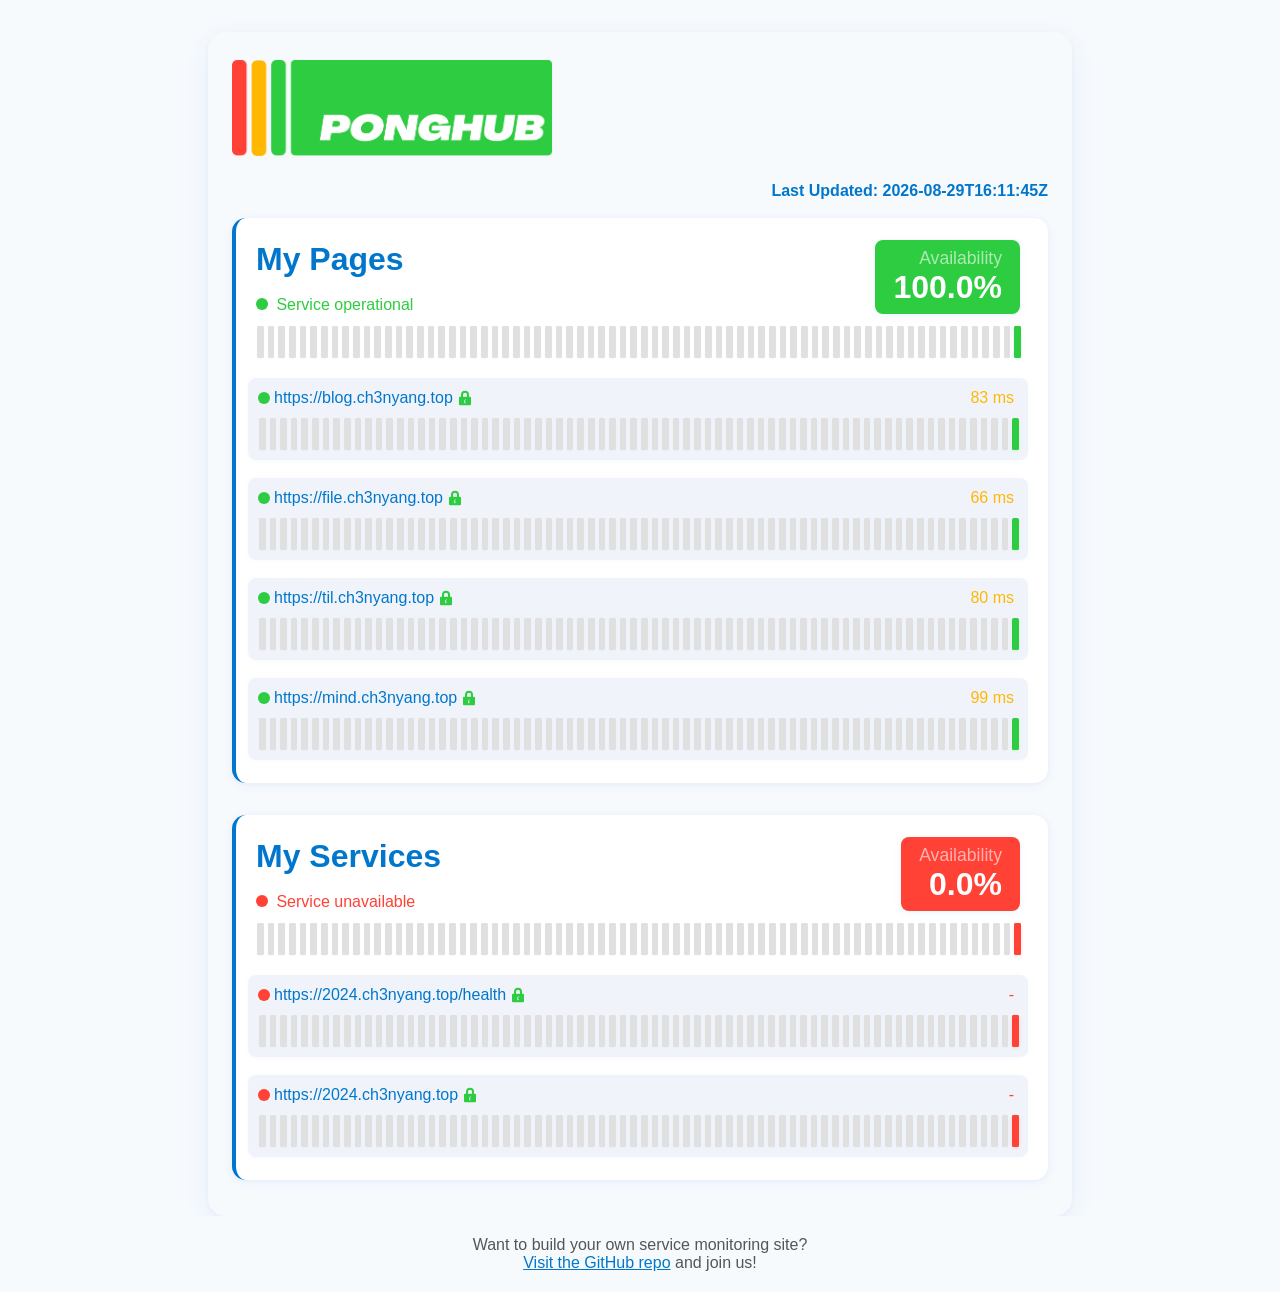
<file: index.html>
<!DOCTYPE html>

<html lang="en">
<head>
    <meta charset="UTF-8">
    <meta name="viewport" content="width=device-width, initial-scale=1.0">
    <title>Service Status Report</title>
    <link rel="stylesheet" href="/static/style.css">
    <link rel="icon" href="/static/icon.png">
    <style>
        :root {
            --primary-color: #0077cc;
            --secondary-color: #f0f4fa;
            --background-color: #f7fafd;
            --red-color: #ff4136;
            --yellow-color: #ffb700;
            --green-color: #2ecc40;
            --gray-color: #e0e0e0;
            --white-color: #ffffff;
        }
        .container {
            width: calc(12px * 72);
        }
        .service-header .status-bar,
        .port-block .status-bar {
            grid-template-columns: repeat(72, 1fr) !important;
        }
        @media (max-width: calc(12px * 72)) {
            .container {
                width: 100%;
                min-width: 0;
                max-width: 100vw;
                padding-left: 2px;
                padding-right: 2px;
                margin: 0;
                border-radius: 0;
                box-shadow: none;
            }
            .logo-img {
                height: auto;
                max-height: 96px;
                max-width: 100%;
            }
            .update-time {
                font-size: 0.92em;
                margin-bottom: 10px;
            }
            .service-block {
                padding: 10px 6px 10px 6px;
                margin-bottom: 18px;
                border-radius: 8px;
            }
            .service-header h2 {
                font-size: 1.5em;
            }
            .service-header .availability-badge {
                font-size: 1.5em;
                padding: 6px 12px;
            }
            .service-header .status-bar,
            .port-block .status-bar {
                padding: 0;
                column-gap: 0;
            }
            .status-bar .status-rect {
                height: 18px;
                margin: 0;
                width: 100%;
                box-shadow: none;
                border-radius: 0;
            }
            .port-block {
                margin-bottom: 12px;
                padding: 6px 4px 4px 4px;
                border-radius: 6px;
                background: var(--secondary-color);
                box-shadow: 0 1px 4px rgba(44, 124, 255, 0.04);
            }
            .port-block .port-url {
                min-width: 80px;
                font-size: 0.92em;
                margin-bottom: 2px;
                color: var(--primary-color);
                font-weight: 500;
            }
        }
    </style>
</head>
<body>
    <div class="container">
        <img src="/static/logo.png" alt="Service Status Report" class="logo-img">
        <div class="update-time">Last Updated: 2026-08-29T16:11:45Z</div>
        
        <div class="service-block">
            <div class="service-header">
                <h2>My Pages</h2>
                
                <div class="status-info status-info-all">
                    <span class="status-ball"></span>
                    
                        Service operational
                    
                </div>
                
                
                <div class="availability-badge 
                    availability-green">
                    <span class="availability-label">Availability</span>
                    <span class="availability-value">100.0%</span>
                </div>
                <div class="status-bar status-bar-header">
                    
                    
                    
                    
                    <div class="status-rect status-unknown" title="No Result" data-time="No Data">
                        <div class="status-rect-content" style="height: 100%;"></div>
                    </div>
                    
                    <div class="status-rect status-unknown" title="No Result" data-time="No Data">
                        <div class="status-rect-content" style="height: 100%;"></div>
                    </div>
                    
                    <div class="status-rect status-unknown" title="No Result" data-time="No Data">
                        <div class="status-rect-content" style="height: 100%;"></div>
                    </div>
                    
                    <div class="status-rect status-unknown" title="No Result" data-time="No Data">
                        <div class="status-rect-content" style="height: 100%;"></div>
                    </div>
                    
                    <div class="status-rect status-unknown" title="No Result" data-time="No Data">
                        <div class="status-rect-content" style="height: 100%;"></div>
                    </div>
                    
                    <div class="status-rect status-unknown" title="No Result" data-time="No Data">
                        <div class="status-rect-content" style="height: 100%;"></div>
                    </div>
                    
                    <div class="status-rect status-unknown" title="No Result" data-time="No Data">
                        <div class="status-rect-content" style="height: 100%;"></div>
                    </div>
                    
                    <div class="status-rect status-unknown" title="No Result" data-time="No Data">
                        <div class="status-rect-content" style="height: 100%;"></div>
                    </div>
                    
                    <div class="status-rect status-unknown" title="No Result" data-time="No Data">
                        <div class="status-rect-content" style="height: 100%;"></div>
                    </div>
                    
                    <div class="status-rect status-unknown" title="No Result" data-time="No Data">
                        <div class="status-rect-content" style="height: 100%;"></div>
                    </div>
                    
                    <div class="status-rect status-unknown" title="No Result" data-time="No Data">
                        <div class="status-rect-content" style="height: 100%;"></div>
                    </div>
                    
                    <div class="status-rect status-unknown" title="No Result" data-time="No Data">
                        <div class="status-rect-content" style="height: 100%;"></div>
                    </div>
                    
                    <div class="status-rect status-unknown" title="No Result" data-time="No Data">
                        <div class="status-rect-content" style="height: 100%;"></div>
                    </div>
                    
                    <div class="status-rect status-unknown" title="No Result" data-time="No Data">
                        <div class="status-rect-content" style="height: 100%;"></div>
                    </div>
                    
                    <div class="status-rect status-unknown" title="No Result" data-time="No Data">
                        <div class="status-rect-content" style="height: 100%;"></div>
                    </div>
                    
                    <div class="status-rect status-unknown" title="No Result" data-time="No Data">
                        <div class="status-rect-content" style="height: 100%;"></div>
                    </div>
                    
                    <div class="status-rect status-unknown" title="No Result" data-time="No Data">
                        <div class="status-rect-content" style="height: 100%;"></div>
                    </div>
                    
                    <div class="status-rect status-unknown" title="No Result" data-time="No Data">
                        <div class="status-rect-content" style="height: 100%;"></div>
                    </div>
                    
                    <div class="status-rect status-unknown" title="No Result" data-time="No Data">
                        <div class="status-rect-content" style="height: 100%;"></div>
                    </div>
                    
                    <div class="status-rect status-unknown" title="No Result" data-time="No Data">
                        <div class="status-rect-content" style="height: 100%;"></div>
                    </div>
                    
                    <div class="status-rect status-unknown" title="No Result" data-time="No Data">
                        <div class="status-rect-content" style="height: 100%;"></div>
                    </div>
                    
                    <div class="status-rect status-unknown" title="No Result" data-time="No Data">
                        <div class="status-rect-content" style="height: 100%;"></div>
                    </div>
                    
                    <div class="status-rect status-unknown" title="No Result" data-time="No Data">
                        <div class="status-rect-content" style="height: 100%;"></div>
                    </div>
                    
                    <div class="status-rect status-unknown" title="No Result" data-time="No Data">
                        <div class="status-rect-content" style="height: 100%;"></div>
                    </div>
                    
                    <div class="status-rect status-unknown" title="No Result" data-time="No Data">
                        <div class="status-rect-content" style="height: 100%;"></div>
                    </div>
                    
                    <div class="status-rect status-unknown" title="No Result" data-time="No Data">
                        <div class="status-rect-content" style="height: 100%;"></div>
                    </div>
                    
                    <div class="status-rect status-unknown" title="No Result" data-time="No Data">
                        <div class="status-rect-content" style="height: 100%;"></div>
                    </div>
                    
                    <div class="status-rect status-unknown" title="No Result" data-time="No Data">
                        <div class="status-rect-content" style="height: 100%;"></div>
                    </div>
                    
                    <div class="status-rect status-unknown" title="No Result" data-time="No Data">
                        <div class="status-rect-content" style="height: 100%;"></div>
                    </div>
                    
                    <div class="status-rect status-unknown" title="No Result" data-time="No Data">
                        <div class="status-rect-content" style="height: 100%;"></div>
                    </div>
                    
                    <div class="status-rect status-unknown" title="No Result" data-time="No Data">
                        <div class="status-rect-content" style="height: 100%;"></div>
                    </div>
                    
                    <div class="status-rect status-unknown" title="No Result" data-time="No Data">
                        <div class="status-rect-content" style="height: 100%;"></div>
                    </div>
                    
                    <div class="status-rect status-unknown" title="No Result" data-time="No Data">
                        <div class="status-rect-content" style="height: 100%;"></div>
                    </div>
                    
                    <div class="status-rect status-unknown" title="No Result" data-time="No Data">
                        <div class="status-rect-content" style="height: 100%;"></div>
                    </div>
                    
                    <div class="status-rect status-unknown" title="No Result" data-time="No Data">
                        <div class="status-rect-content" style="height: 100%;"></div>
                    </div>
                    
                    <div class="status-rect status-unknown" title="No Result" data-time="No Data">
                        <div class="status-rect-content" style="height: 100%;"></div>
                    </div>
                    
                    <div class="status-rect status-unknown" title="No Result" data-time="No Data">
                        <div class="status-rect-content" style="height: 100%;"></div>
                    </div>
                    
                    <div class="status-rect status-unknown" title="No Result" data-time="No Data">
                        <div class="status-rect-content" style="height: 100%;"></div>
                    </div>
                    
                    <div class="status-rect status-unknown" title="No Result" data-time="No Data">
                        <div class="status-rect-content" style="height: 100%;"></div>
                    </div>
                    
                    <div class="status-rect status-unknown" title="No Result" data-time="No Data">
                        <div class="status-rect-content" style="height: 100%;"></div>
                    </div>
                    
                    <div class="status-rect status-unknown" title="No Result" data-time="No Data">
                        <div class="status-rect-content" style="height: 100%;"></div>
                    </div>
                    
                    <div class="status-rect status-unknown" title="No Result" data-time="No Data">
                        <div class="status-rect-content" style="height: 100%;"></div>
                    </div>
                    
                    <div class="status-rect status-unknown" title="No Result" data-time="No Data">
                        <div class="status-rect-content" style="height: 100%;"></div>
                    </div>
                    
                    <div class="status-rect status-unknown" title="No Result" data-time="No Data">
                        <div class="status-rect-content" style="height: 100%;"></div>
                    </div>
                    
                    <div class="status-rect status-unknown" title="No Result" data-time="No Data">
                        <div class="status-rect-content" style="height: 100%;"></div>
                    </div>
                    
                    <div class="status-rect status-unknown" title="No Result" data-time="No Data">
                        <div class="status-rect-content" style="height: 100%;"></div>
                    </div>
                    
                    <div class="status-rect status-unknown" title="No Result" data-time="No Data">
                        <div class="status-rect-content" style="height: 100%;"></div>
                    </div>
                    
                    <div class="status-rect status-unknown" title="No Result" data-time="No Data">
                        <div class="status-rect-content" style="height: 100%;"></div>
                    </div>
                    
                    <div class="status-rect status-unknown" title="No Result" data-time="No Data">
                        <div class="status-rect-content" style="height: 100%;"></div>
                    </div>
                    
                    <div class="status-rect status-unknown" title="No Result" data-time="No Data">
                        <div class="status-rect-content" style="height: 100%;"></div>
                    </div>
                    
                    <div class="status-rect status-unknown" title="No Result" data-time="No Data">
                        <div class="status-rect-content" style="height: 100%;"></div>
                    </div>
                    
                    <div class="status-rect status-unknown" title="No Result" data-time="No Data">
                        <div class="status-rect-content" style="height: 100%;"></div>
                    </div>
                    
                    <div class="status-rect status-unknown" title="No Result" data-time="No Data">
                        <div class="status-rect-content" style="height: 100%;"></div>
                    </div>
                    
                    <div class="status-rect status-unknown" title="No Result" data-time="No Data">
                        <div class="status-rect-content" style="height: 100%;"></div>
                    </div>
                    
                    <div class="status-rect status-unknown" title="No Result" data-time="No Data">
                        <div class="status-rect-content" style="height: 100%;"></div>
                    </div>
                    
                    <div class="status-rect status-unknown" title="No Result" data-time="No Data">
                        <div class="status-rect-content" style="height: 100%;"></div>
                    </div>
                    
                    <div class="status-rect status-unknown" title="No Result" data-time="No Data">
                        <div class="status-rect-content" style="height: 100%;"></div>
                    </div>
                    
                    <div class="status-rect status-unknown" title="No Result" data-time="No Data">
                        <div class="status-rect-content" style="height: 100%;"></div>
                    </div>
                    
                    <div class="status-rect status-unknown" title="No Result" data-time="No Data">
                        <div class="status-rect-content" style="height: 100%;"></div>
                    </div>
                    
                    <div class="status-rect status-unknown" title="No Result" data-time="No Data">
                        <div class="status-rect-content" style="height: 100%;"></div>
                    </div>
                    
                    <div class="status-rect status-unknown" title="No Result" data-time="No Data">
                        <div class="status-rect-content" style="height: 100%;"></div>
                    </div>
                    
                    <div class="status-rect status-unknown" title="No Result" data-time="No Data">
                        <div class="status-rect-content" style="height: 100%;"></div>
                    </div>
                    
                    <div class="status-rect status-unknown" title="No Result" data-time="No Data">
                        <div class="status-rect-content" style="height: 100%;"></div>
                    </div>
                    
                    <div class="status-rect status-unknown" title="No Result" data-time="No Data">
                        <div class="status-rect-content" style="height: 100%;"></div>
                    </div>
                    
                    <div class="status-rect status-unknown" title="No Result" data-time="No Data">
                        <div class="status-rect-content" style="height: 100%;"></div>
                    </div>
                    
                    <div class="status-rect status-unknown" title="No Result" data-time="No Data">
                        <div class="status-rect-content" style="height: 100%;"></div>
                    </div>
                    
                    <div class="status-rect status-unknown" title="No Result" data-time="No Data">
                        <div class="status-rect-content" style="height: 100%;"></div>
                    </div>
                    
                    <div class="status-rect status-unknown" title="No Result" data-time="No Data">
                        <div class="status-rect-content" style="height: 100%;"></div>
                    </div>
                    
                    <div class="status-rect status-unknown" title="No Result" data-time="No Data">
                        <div class="status-rect-content" style="height: 100%;"></div>
                    </div>
                    
                    <div class="status-rect status-unknown" title="No Result" data-time="No Data">
                        <div class="status-rect-content" style="height: 100%;"></div>
                    </div>
                    
                    <div class="status-rect status-unknown" title="No Result" data-time="No Data">
                        <div class="status-rect-content" style="height: 100%;"></div>
                    </div>
                    
                    
                    
                    
                    <div class="status-rect status-all" title="2026-08-29T16:11:44Z: all" data-time="2026-08-29T16:11:44Z">
                        
                        <div class="status-rect-content" style="height: 100%;"></div>
                        
                    </div>
                    
                    
                </div>
            </div>
            
            
            <div class="port-block">
                
                <div class="port-url status-info-all">
                    <span class="status-ball"></span>
                    <span class="url-text" title="https://blog.ch3nyang.top">
                        
                            https://blog.ch3nyang.top
                        
                    </span>
                    <div class="cert-status
                        cert-status-green"
                        data-time="Cert will expire in 57 days">
                        <svg viewBox="0 0 24 24" xmlns="http://www.w3.org/2000/svg">
                            <path d="M21 11.5a1.504 1.504 0 0 0-1.5-1.5H18V7A6 6 0 0 0 6 7v3H4.5A1.504 1.504 0 0 0 3 11.5v10A1.504 1.504 0 0 0 4.5 23h15a1.504 1.504 0 0 0 1.5-1.5zM9 7a3 3 0 0 1 6 0v3H9zm4 8h-1v1h1v1h-1v1h1v1h-1v1h-1v-5h1v-1h1z"/>
                        </svg>
                    </div>
                </div>
                <div class="port-response-time">
                    
                    
                        <span class="response-time-value
                            response-time-yellow">
                            83 ms
                        </span>
                    
                </div>
                <div class="status-bar port-status-bar">
                    
                    
                        
                        
                            <div class="status-rect status-unknown" title="No Result" data-time="No Data">
                                <div class="status-rect-content" style="height: 100%;"></div>
                            </div>
                        
                            <div class="status-rect status-unknown" title="No Result" data-time="No Data">
                                <div class="status-rect-content" style="height: 100%;"></div>
                            </div>
                        
                            <div class="status-rect status-unknown" title="No Result" data-time="No Data">
                                <div class="status-rect-content" style="height: 100%;"></div>
                            </div>
                        
                            <div class="status-rect status-unknown" title="No Result" data-time="No Data">
                                <div class="status-rect-content" style="height: 100%;"></div>
                            </div>
                        
                            <div class="status-rect status-unknown" title="No Result" data-time="No Data">
                                <div class="status-rect-content" style="height: 100%;"></div>
                            </div>
                        
                            <div class="status-rect status-unknown" title="No Result" data-time="No Data">
                                <div class="status-rect-content" style="height: 100%;"></div>
                            </div>
                        
                            <div class="status-rect status-unknown" title="No Result" data-time="No Data">
                                <div class="status-rect-content" style="height: 100%;"></div>
                            </div>
                        
                            <div class="status-rect status-unknown" title="No Result" data-time="No Data">
                                <div class="status-rect-content" style="height: 100%;"></div>
                            </div>
                        
                            <div class="status-rect status-unknown" title="No Result" data-time="No Data">
                                <div class="status-rect-content" style="height: 100%;"></div>
                            </div>
                        
                            <div class="status-rect status-unknown" title="No Result" data-time="No Data">
                                <div class="status-rect-content" style="height: 100%;"></div>
                            </div>
                        
                            <div class="status-rect status-unknown" title="No Result" data-time="No Data">
                                <div class="status-rect-content" style="height: 100%;"></div>
                            </div>
                        
                            <div class="status-rect status-unknown" title="No Result" data-time="No Data">
                                <div class="status-rect-content" style="height: 100%;"></div>
                            </div>
                        
                            <div class="status-rect status-unknown" title="No Result" data-time="No Data">
                                <div class="status-rect-content" style="height: 100%;"></div>
                            </div>
                        
                            <div class="status-rect status-unknown" title="No Result" data-time="No Data">
                                <div class="status-rect-content" style="height: 100%;"></div>
                            </div>
                        
                            <div class="status-rect status-unknown" title="No Result" data-time="No Data">
                                <div class="status-rect-content" style="height: 100%;"></div>
                            </div>
                        
                            <div class="status-rect status-unknown" title="No Result" data-time="No Data">
                                <div class="status-rect-content" style="height: 100%;"></div>
                            </div>
                        
                            <div class="status-rect status-unknown" title="No Result" data-time="No Data">
                                <div class="status-rect-content" style="height: 100%;"></div>
                            </div>
                        
                            <div class="status-rect status-unknown" title="No Result" data-time="No Data">
                                <div class="status-rect-content" style="height: 100%;"></div>
                            </div>
                        
                            <div class="status-rect status-unknown" title="No Result" data-time="No Data">
                                <div class="status-rect-content" style="height: 100%;"></div>
                            </div>
                        
                            <div class="status-rect status-unknown" title="No Result" data-time="No Data">
                                <div class="status-rect-content" style="height: 100%;"></div>
                            </div>
                        
                            <div class="status-rect status-unknown" title="No Result" data-time="No Data">
                                <div class="status-rect-content" style="height: 100%;"></div>
                            </div>
                        
                            <div class="status-rect status-unknown" title="No Result" data-time="No Data">
                                <div class="status-rect-content" style="height: 100%;"></div>
                            </div>
                        
                            <div class="status-rect status-unknown" title="No Result" data-time="No Data">
                                <div class="status-rect-content" style="height: 100%;"></div>
                            </div>
                        
                            <div class="status-rect status-unknown" title="No Result" data-time="No Data">
                                <div class="status-rect-content" style="height: 100%;"></div>
                            </div>
                        
                            <div class="status-rect status-unknown" title="No Result" data-time="No Data">
                                <div class="status-rect-content" style="height: 100%;"></div>
                            </div>
                        
                            <div class="status-rect status-unknown" title="No Result" data-time="No Data">
                                <div class="status-rect-content" style="height: 100%;"></div>
                            </div>
                        
                            <div class="status-rect status-unknown" title="No Result" data-time="No Data">
                                <div class="status-rect-content" style="height: 100%;"></div>
                            </div>
                        
                            <div class="status-rect status-unknown" title="No Result" data-time="No Data">
                                <div class="status-rect-content" style="height: 100%;"></div>
                            </div>
                        
                            <div class="status-rect status-unknown" title="No Result" data-time="No Data">
                                <div class="status-rect-content" style="height: 100%;"></div>
                            </div>
                        
                            <div class="status-rect status-unknown" title="No Result" data-time="No Data">
                                <div class="status-rect-content" style="height: 100%;"></div>
                            </div>
                        
                            <div class="status-rect status-unknown" title="No Result" data-time="No Data">
                                <div class="status-rect-content" style="height: 100%;"></div>
                            </div>
                        
                            <div class="status-rect status-unknown" title="No Result" data-time="No Data">
                                <div class="status-rect-content" style="height: 100%;"></div>
                            </div>
                        
                            <div class="status-rect status-unknown" title="No Result" data-time="No Data">
                                <div class="status-rect-content" style="height: 100%;"></div>
                            </div>
                        
                            <div class="status-rect status-unknown" title="No Result" data-time="No Data">
                                <div class="status-rect-content" style="height: 100%;"></div>
                            </div>
                        
                            <div class="status-rect status-unknown" title="No Result" data-time="No Data">
                                <div class="status-rect-content" style="height: 100%;"></div>
                            </div>
                        
                            <div class="status-rect status-unknown" title="No Result" data-time="No Data">
                                <div class="status-rect-content" style="height: 100%;"></div>
                            </div>
                        
                            <div class="status-rect status-unknown" title="No Result" data-time="No Data">
                                <div class="status-rect-content" style="height: 100%;"></div>
                            </div>
                        
                            <div class="status-rect status-unknown" title="No Result" data-time="No Data">
                                <div class="status-rect-content" style="height: 100%;"></div>
                            </div>
                        
                            <div class="status-rect status-unknown" title="No Result" data-time="No Data">
                                <div class="status-rect-content" style="height: 100%;"></div>
                            </div>
                        
                            <div class="status-rect status-unknown" title="No Result" data-time="No Data">
                                <div class="status-rect-content" style="height: 100%;"></div>
                            </div>
                        
                            <div class="status-rect status-unknown" title="No Result" data-time="No Data">
                                <div class="status-rect-content" style="height: 100%;"></div>
                            </div>
                        
                            <div class="status-rect status-unknown" title="No Result" data-time="No Data">
                                <div class="status-rect-content" style="height: 100%;"></div>
                            </div>
                        
                            <div class="status-rect status-unknown" title="No Result" data-time="No Data">
                                <div class="status-rect-content" style="height: 100%;"></div>
                            </div>
                        
                            <div class="status-rect status-unknown" title="No Result" data-time="No Data">
                                <div class="status-rect-content" style="height: 100%;"></div>
                            </div>
                        
                            <div class="status-rect status-unknown" title="No Result" data-time="No Data">
                                <div class="status-rect-content" style="height: 100%;"></div>
                            </div>
                        
                            <div class="status-rect status-unknown" title="No Result" data-time="No Data">
                                <div class="status-rect-content" style="height: 100%;"></div>
                            </div>
                        
                            <div class="status-rect status-unknown" title="No Result" data-time="No Data">
                                <div class="status-rect-content" style="height: 100%;"></div>
                            </div>
                        
                            <div class="status-rect status-unknown" title="No Result" data-time="No Data">
                                <div class="status-rect-content" style="height: 100%;"></div>
                            </div>
                        
                            <div class="status-rect status-unknown" title="No Result" data-time="No Data">
                                <div class="status-rect-content" style="height: 100%;"></div>
                            </div>
                        
                            <div class="status-rect status-unknown" title="No Result" data-time="No Data">
                                <div class="status-rect-content" style="height: 100%;"></div>
                            </div>
                        
                            <div class="status-rect status-unknown" title="No Result" data-time="No Data">
                                <div class="status-rect-content" style="height: 100%;"></div>
                            </div>
                        
                            <div class="status-rect status-unknown" title="No Result" data-time="No Data">
                                <div class="status-rect-content" style="height: 100%;"></div>
                            </div>
                        
                            <div class="status-rect status-unknown" title="No Result" data-time="No Data">
                                <div class="status-rect-content" style="height: 100%;"></div>
                            </div>
                        
                            <div class="status-rect status-unknown" title="No Result" data-time="No Data">
                                <div class="status-rect-content" style="height: 100%;"></div>
                            </div>
                        
                            <div class="status-rect status-unknown" title="No Result" data-time="No Data">
                                <div class="status-rect-content" style="height: 100%;"></div>
                            </div>
                        
                            <div class="status-rect status-unknown" title="No Result" data-time="No Data">
                                <div class="status-rect-content" style="height: 100%;"></div>
                            </div>
                        
                            <div class="status-rect status-unknown" title="No Result" data-time="No Data">
                                <div class="status-rect-content" style="height: 100%;"></div>
                            </div>
                        
                            <div class="status-rect status-unknown" title="No Result" data-time="No Data">
                                <div class="status-rect-content" style="height: 100%;"></div>
                            </div>
                        
                            <div class="status-rect status-unknown" title="No Result" data-time="No Data">
                                <div class="status-rect-content" style="height: 100%;"></div>
                            </div>
                        
                            <div class="status-rect status-unknown" title="No Result" data-time="No Data">
                                <div class="status-rect-content" style="height: 100%;"></div>
                            </div>
                        
                            <div class="status-rect status-unknown" title="No Result" data-time="No Data">
                                <div class="status-rect-content" style="height: 100%;"></div>
                            </div>
                        
                            <div class="status-rect status-unknown" title="No Result" data-time="No Data">
                                <div class="status-rect-content" style="height: 100%;"></div>
                            </div>
                        
                            <div class="status-rect status-unknown" title="No Result" data-time="No Data">
                                <div class="status-rect-content" style="height: 100%;"></div>
                            </div>
                        
                            <div class="status-rect status-unknown" title="No Result" data-time="No Data">
                                <div class="status-rect-content" style="height: 100%;"></div>
                            </div>
                        
                            <div class="status-rect status-unknown" title="No Result" data-time="No Data">
                                <div class="status-rect-content" style="height: 100%;"></div>
                            </div>
                        
                            <div class="status-rect status-unknown" title="No Result" data-time="No Data">
                                <div class="status-rect-content" style="height: 100%;"></div>
                            </div>
                        
                            <div class="status-rect status-unknown" title="No Result" data-time="No Data">
                                <div class="status-rect-content" style="height: 100%;"></div>
                            </div>
                        
                            <div class="status-rect status-unknown" title="No Result" data-time="No Data">
                                <div class="status-rect-content" style="height: 100%;"></div>
                            </div>
                        
                            <div class="status-rect status-unknown" title="No Result" data-time="No Data">
                                <div class="status-rect-content" style="height: 100%;"></div>
                            </div>
                        
                            <div class="status-rect status-unknown" title="No Result" data-time="No Data">
                                <div class="status-rect-content" style="height: 100%;"></div>
                            </div>
                        
                            <div class="status-rect status-unknown" title="No Result" data-time="No Data">
                                <div class="status-rect-content" style="height: 100%;"></div>
                            </div>
                        
                    
                    
                        
                            <div class="status-rect status-all" data-time="2026-08-29T16:11:45Z">
                                
                                    <div class="status-rect-content" style="height: 16.6%;"></div>
                                
                            </div>
                        
                    
                </div>
            </div>
            
            
            <div class="port-block">
                
                <div class="port-url status-info-all">
                    <span class="status-ball"></span>
                    <span class="url-text" title="https://file.ch3nyang.top">
                        
                            https://file.ch3nyang.top
                        
                    </span>
                    <div class="cert-status
                        cert-status-green"
                        data-time="Cert will expire in 57 days">
                        <svg viewBox="0 0 24 24" xmlns="http://www.w3.org/2000/svg">
                            <path d="M21 11.5a1.504 1.504 0 0 0-1.5-1.5H18V7A6 6 0 0 0 6 7v3H4.5A1.504 1.504 0 0 0 3 11.5v10A1.504 1.504 0 0 0 4.5 23h15a1.504 1.504 0 0 0 1.5-1.5zM9 7a3 3 0 0 1 6 0v3H9zm4 8h-1v1h1v1h-1v1h1v1h-1v1h-1v-5h1v-1h1z"/>
                        </svg>
                    </div>
                </div>
                <div class="port-response-time">
                    
                    
                        <span class="response-time-value
                            response-time-yellow">
                            66 ms
                        </span>
                    
                </div>
                <div class="status-bar port-status-bar">
                    
                    
                        
                        
                            <div class="status-rect status-unknown" title="No Result" data-time="No Data">
                                <div class="status-rect-content" style="height: 100%;"></div>
                            </div>
                        
                            <div class="status-rect status-unknown" title="No Result" data-time="No Data">
                                <div class="status-rect-content" style="height: 100%;"></div>
                            </div>
                        
                            <div class="status-rect status-unknown" title="No Result" data-time="No Data">
                                <div class="status-rect-content" style="height: 100%;"></div>
                            </div>
                        
                            <div class="status-rect status-unknown" title="No Result" data-time="No Data">
                                <div class="status-rect-content" style="height: 100%;"></div>
                            </div>
                        
                            <div class="status-rect status-unknown" title="No Result" data-time="No Data">
                                <div class="status-rect-content" style="height: 100%;"></div>
                            </div>
                        
                            <div class="status-rect status-unknown" title="No Result" data-time="No Data">
                                <div class="status-rect-content" style="height: 100%;"></div>
                            </div>
                        
                            <div class="status-rect status-unknown" title="No Result" data-time="No Data">
                                <div class="status-rect-content" style="height: 100%;"></div>
                            </div>
                        
                            <div class="status-rect status-unknown" title="No Result" data-time="No Data">
                                <div class="status-rect-content" style="height: 100%;"></div>
                            </div>
                        
                            <div class="status-rect status-unknown" title="No Result" data-time="No Data">
                                <div class="status-rect-content" style="height: 100%;"></div>
                            </div>
                        
                            <div class="status-rect status-unknown" title="No Result" data-time="No Data">
                                <div class="status-rect-content" style="height: 100%;"></div>
                            </div>
                        
                            <div class="status-rect status-unknown" title="No Result" data-time="No Data">
                                <div class="status-rect-content" style="height: 100%;"></div>
                            </div>
                        
                            <div class="status-rect status-unknown" title="No Result" data-time="No Data">
                                <div class="status-rect-content" style="height: 100%;"></div>
                            </div>
                        
                            <div class="status-rect status-unknown" title="No Result" data-time="No Data">
                                <div class="status-rect-content" style="height: 100%;"></div>
                            </div>
                        
                            <div class="status-rect status-unknown" title="No Result" data-time="No Data">
                                <div class="status-rect-content" style="height: 100%;"></div>
                            </div>
                        
                            <div class="status-rect status-unknown" title="No Result" data-time="No Data">
                                <div class="status-rect-content" style="height: 100%;"></div>
                            </div>
                        
                            <div class="status-rect status-unknown" title="No Result" data-time="No Data">
                                <div class="status-rect-content" style="height: 100%;"></div>
                            </div>
                        
                            <div class="status-rect status-unknown" title="No Result" data-time="No Data">
                                <div class="status-rect-content" style="height: 100%;"></div>
                            </div>
                        
                            <div class="status-rect status-unknown" title="No Result" data-time="No Data">
                                <div class="status-rect-content" style="height: 100%;"></div>
                            </div>
                        
                            <div class="status-rect status-unknown" title="No Result" data-time="No Data">
                                <div class="status-rect-content" style="height: 100%;"></div>
                            </div>
                        
                            <div class="status-rect status-unknown" title="No Result" data-time="No Data">
                                <div class="status-rect-content" style="height: 100%;"></div>
                            </div>
                        
                            <div class="status-rect status-unknown" title="No Result" data-time="No Data">
                                <div class="status-rect-content" style="height: 100%;"></div>
                            </div>
                        
                            <div class="status-rect status-unknown" title="No Result" data-time="No Data">
                                <div class="status-rect-content" style="height: 100%;"></div>
                            </div>
                        
                            <div class="status-rect status-unknown" title="No Result" data-time="No Data">
                                <div class="status-rect-content" style="height: 100%;"></div>
                            </div>
                        
                            <div class="status-rect status-unknown" title="No Result" data-time="No Data">
                                <div class="status-rect-content" style="height: 100%;"></div>
                            </div>
                        
                            <div class="status-rect status-unknown" title="No Result" data-time="No Data">
                                <div class="status-rect-content" style="height: 100%;"></div>
                            </div>
                        
                            <div class="status-rect status-unknown" title="No Result" data-time="No Data">
                                <div class="status-rect-content" style="height: 100%;"></div>
                            </div>
                        
                            <div class="status-rect status-unknown" title="No Result" data-time="No Data">
                                <div class="status-rect-content" style="height: 100%;"></div>
                            </div>
                        
                            <div class="status-rect status-unknown" title="No Result" data-time="No Data">
                                <div class="status-rect-content" style="height: 100%;"></div>
                            </div>
                        
                            <div class="status-rect status-unknown" title="No Result" data-time="No Data">
                                <div class="status-rect-content" style="height: 100%;"></div>
                            </div>
                        
                            <div class="status-rect status-unknown" title="No Result" data-time="No Data">
                                <div class="status-rect-content" style="height: 100%;"></div>
                            </div>
                        
                            <div class="status-rect status-unknown" title="No Result" data-time="No Data">
                                <div class="status-rect-content" style="height: 100%;"></div>
                            </div>
                        
                            <div class="status-rect status-unknown" title="No Result" data-time="No Data">
                                <div class="status-rect-content" style="height: 100%;"></div>
                            </div>
                        
                            <div class="status-rect status-unknown" title="No Result" data-time="No Data">
                                <div class="status-rect-content" style="height: 100%;"></div>
                            </div>
                        
                            <div class="status-rect status-unknown" title="No Result" data-time="No Data">
                                <div class="status-rect-content" style="height: 100%;"></div>
                            </div>
                        
                            <div class="status-rect status-unknown" title="No Result" data-time="No Data">
                                <div class="status-rect-content" style="height: 100%;"></div>
                            </div>
                        
                            <div class="status-rect status-unknown" title="No Result" data-time="No Data">
                                <div class="status-rect-content" style="height: 100%;"></div>
                            </div>
                        
                            <div class="status-rect status-unknown" title="No Result" data-time="No Data">
                                <div class="status-rect-content" style="height: 100%;"></div>
                            </div>
                        
                            <div class="status-rect status-unknown" title="No Result" data-time="No Data">
                                <div class="status-rect-content" style="height: 100%;"></div>
                            </div>
                        
                            <div class="status-rect status-unknown" title="No Result" data-time="No Data">
                                <div class="status-rect-content" style="height: 100%;"></div>
                            </div>
                        
                            <div class="status-rect status-unknown" title="No Result" data-time="No Data">
                                <div class="status-rect-content" style="height: 100%;"></div>
                            </div>
                        
                            <div class="status-rect status-unknown" title="No Result" data-time="No Data">
                                <div class="status-rect-content" style="height: 100%;"></div>
                            </div>
                        
                            <div class="status-rect status-unknown" title="No Result" data-time="No Data">
                                <div class="status-rect-content" style="height: 100%;"></div>
                            </div>
                        
                            <div class="status-rect status-unknown" title="No Result" data-time="No Data">
                                <div class="status-rect-content" style="height: 100%;"></div>
                            </div>
                        
                            <div class="status-rect status-unknown" title="No Result" data-time="No Data">
                                <div class="status-rect-content" style="height: 100%;"></div>
                            </div>
                        
                            <div class="status-rect status-unknown" title="No Result" data-time="No Data">
                                <div class="status-rect-content" style="height: 100%;"></div>
                            </div>
                        
                            <div class="status-rect status-unknown" title="No Result" data-time="No Data">
                                <div class="status-rect-content" style="height: 100%;"></div>
                            </div>
                        
                            <div class="status-rect status-unknown" title="No Result" data-time="No Data">
                                <div class="status-rect-content" style="height: 100%;"></div>
                            </div>
                        
                            <div class="status-rect status-unknown" title="No Result" data-time="No Data">
                                <div class="status-rect-content" style="height: 100%;"></div>
                            </div>
                        
                            <div class="status-rect status-unknown" title="No Result" data-time="No Data">
                                <div class="status-rect-content" style="height: 100%;"></div>
                            </div>
                        
                            <div class="status-rect status-unknown" title="No Result" data-time="No Data">
                                <div class="status-rect-content" style="height: 100%;"></div>
                            </div>
                        
                            <div class="status-rect status-unknown" title="No Result" data-time="No Data">
                                <div class="status-rect-content" style="height: 100%;"></div>
                            </div>
                        
                            <div class="status-rect status-unknown" title="No Result" data-time="No Data">
                                <div class="status-rect-content" style="height: 100%;"></div>
                            </div>
                        
                            <div class="status-rect status-unknown" title="No Result" data-time="No Data">
                                <div class="status-rect-content" style="height: 100%;"></div>
                            </div>
                        
                            <div class="status-rect status-unknown" title="No Result" data-time="No Data">
                                <div class="status-rect-content" style="height: 100%;"></div>
                            </div>
                        
                            <div class="status-rect status-unknown" title="No Result" data-time="No Data">
                                <div class="status-rect-content" style="height: 100%;"></div>
                            </div>
                        
                            <div class="status-rect status-unknown" title="No Result" data-time="No Data">
                                <div class="status-rect-content" style="height: 100%;"></div>
                            </div>
                        
                            <div class="status-rect status-unknown" title="No Result" data-time="No Data">
                                <div class="status-rect-content" style="height: 100%;"></div>
                            </div>
                        
                            <div class="status-rect status-unknown" title="No Result" data-time="No Data">
                                <div class="status-rect-content" style="height: 100%;"></div>
                            </div>
                        
                            <div class="status-rect status-unknown" title="No Result" data-time="No Data">
                                <div class="status-rect-content" style="height: 100%;"></div>
                            </div>
                        
                            <div class="status-rect status-unknown" title="No Result" data-time="No Data">
                                <div class="status-rect-content" style="height: 100%;"></div>
                            </div>
                        
                            <div class="status-rect status-unknown" title="No Result" data-time="No Data">
                                <div class="status-rect-content" style="height: 100%;"></div>
                            </div>
                        
                            <div class="status-rect status-unknown" title="No Result" data-time="No Data">
                                <div class="status-rect-content" style="height: 100%;"></div>
                            </div>
                        
                            <div class="status-rect status-unknown" title="No Result" data-time="No Data">
                                <div class="status-rect-content" style="height: 100%;"></div>
                            </div>
                        
                            <div class="status-rect status-unknown" title="No Result" data-time="No Data">
                                <div class="status-rect-content" style="height: 100%;"></div>
                            </div>
                        
                            <div class="status-rect status-unknown" title="No Result" data-time="No Data">
                                <div class="status-rect-content" style="height: 100%;"></div>
                            </div>
                        
                            <div class="status-rect status-unknown" title="No Result" data-time="No Data">
                                <div class="status-rect-content" style="height: 100%;"></div>
                            </div>
                        
                            <div class="status-rect status-unknown" title="No Result" data-time="No Data">
                                <div class="status-rect-content" style="height: 100%;"></div>
                            </div>
                        
                            <div class="status-rect status-unknown" title="No Result" data-time="No Data">
                                <div class="status-rect-content" style="height: 100%;"></div>
                            </div>
                        
                            <div class="status-rect status-unknown" title="No Result" data-time="No Data">
                                <div class="status-rect-content" style="height: 100%;"></div>
                            </div>
                        
                            <div class="status-rect status-unknown" title="No Result" data-time="No Data">
                                <div class="status-rect-content" style="height: 100%;"></div>
                            </div>
                        
                            <div class="status-rect status-unknown" title="No Result" data-time="No Data">
                                <div class="status-rect-content" style="height: 100%;"></div>
                            </div>
                        
                    
                    
                        
                            <div class="status-rect status-all" data-time="2026-08-29T16:11:45Z">
                                
                                    <div class="status-rect-content" style="height: 13.2%;"></div>
                                
                            </div>
                        
                    
                </div>
            </div>
            
            
            <div class="port-block">
                
                <div class="port-url status-info-all">
                    <span class="status-ball"></span>
                    <span class="url-text" title="https://til.ch3nyang.top">
                        
                            https://til.ch3nyang.top
                        
                    </span>
                    <div class="cert-status
                        cert-status-green"
                        data-time="Cert will expire in 57 days">
                        <svg viewBox="0 0 24 24" xmlns="http://www.w3.org/2000/svg">
                            <path d="M21 11.5a1.504 1.504 0 0 0-1.5-1.5H18V7A6 6 0 0 0 6 7v3H4.5A1.504 1.504 0 0 0 3 11.5v10A1.504 1.504 0 0 0 4.5 23h15a1.504 1.504 0 0 0 1.5-1.5zM9 7a3 3 0 0 1 6 0v3H9zm4 8h-1v1h1v1h-1v1h1v1h-1v1h-1v-5h1v-1h1z"/>
                        </svg>
                    </div>
                </div>
                <div class="port-response-time">
                    
                    
                        <span class="response-time-value
                            response-time-yellow">
                            80 ms
                        </span>
                    
                </div>
                <div class="status-bar port-status-bar">
                    
                    
                        
                        
                            <div class="status-rect status-unknown" title="No Result" data-time="No Data">
                                <div class="status-rect-content" style="height: 100%;"></div>
                            </div>
                        
                            <div class="status-rect status-unknown" title="No Result" data-time="No Data">
                                <div class="status-rect-content" style="height: 100%;"></div>
                            </div>
                        
                            <div class="status-rect status-unknown" title="No Result" data-time="No Data">
                                <div class="status-rect-content" style="height: 100%;"></div>
                            </div>
                        
                            <div class="status-rect status-unknown" title="No Result" data-time="No Data">
                                <div class="status-rect-content" style="height: 100%;"></div>
                            </div>
                        
                            <div class="status-rect status-unknown" title="No Result" data-time="No Data">
                                <div class="status-rect-content" style="height: 100%;"></div>
                            </div>
                        
                            <div class="status-rect status-unknown" title="No Result" data-time="No Data">
                                <div class="status-rect-content" style="height: 100%;"></div>
                            </div>
                        
                            <div class="status-rect status-unknown" title="No Result" data-time="No Data">
                                <div class="status-rect-content" style="height: 100%;"></div>
                            </div>
                        
                            <div class="status-rect status-unknown" title="No Result" data-time="No Data">
                                <div class="status-rect-content" style="height: 100%;"></div>
                            </div>
                        
                            <div class="status-rect status-unknown" title="No Result" data-time="No Data">
                                <div class="status-rect-content" style="height: 100%;"></div>
                            </div>
                        
                            <div class="status-rect status-unknown" title="No Result" data-time="No Data">
                                <div class="status-rect-content" style="height: 100%;"></div>
                            </div>
                        
                            <div class="status-rect status-unknown" title="No Result" data-time="No Data">
                                <div class="status-rect-content" style="height: 100%;"></div>
                            </div>
                        
                            <div class="status-rect status-unknown" title="No Result" data-time="No Data">
                                <div class="status-rect-content" style="height: 100%;"></div>
                            </div>
                        
                            <div class="status-rect status-unknown" title="No Result" data-time="No Data">
                                <div class="status-rect-content" style="height: 100%;"></div>
                            </div>
                        
                            <div class="status-rect status-unknown" title="No Result" data-time="No Data">
                                <div class="status-rect-content" style="height: 100%;"></div>
                            </div>
                        
                            <div class="status-rect status-unknown" title="No Result" data-time="No Data">
                                <div class="status-rect-content" style="height: 100%;"></div>
                            </div>
                        
                            <div class="status-rect status-unknown" title="No Result" data-time="No Data">
                                <div class="status-rect-content" style="height: 100%;"></div>
                            </div>
                        
                            <div class="status-rect status-unknown" title="No Result" data-time="No Data">
                                <div class="status-rect-content" style="height: 100%;"></div>
                            </div>
                        
                            <div class="status-rect status-unknown" title="No Result" data-time="No Data">
                                <div class="status-rect-content" style="height: 100%;"></div>
                            </div>
                        
                            <div class="status-rect status-unknown" title="No Result" data-time="No Data">
                                <div class="status-rect-content" style="height: 100%;"></div>
                            </div>
                        
                            <div class="status-rect status-unknown" title="No Result" data-time="No Data">
                                <div class="status-rect-content" style="height: 100%;"></div>
                            </div>
                        
                            <div class="status-rect status-unknown" title="No Result" data-time="No Data">
                                <div class="status-rect-content" style="height: 100%;"></div>
                            </div>
                        
                            <div class="status-rect status-unknown" title="No Result" data-time="No Data">
                                <div class="status-rect-content" style="height: 100%;"></div>
                            </div>
                        
                            <div class="status-rect status-unknown" title="No Result" data-time="No Data">
                                <div class="status-rect-content" style="height: 100%;"></div>
                            </div>
                        
                            <div class="status-rect status-unknown" title="No Result" data-time="No Data">
                                <div class="status-rect-content" style="height: 100%;"></div>
                            </div>
                        
                            <div class="status-rect status-unknown" title="No Result" data-time="No Data">
                                <div class="status-rect-content" style="height: 100%;"></div>
                            </div>
                        
                            <div class="status-rect status-unknown" title="No Result" data-time="No Data">
                                <div class="status-rect-content" style="height: 100%;"></div>
                            </div>
                        
                            <div class="status-rect status-unknown" title="No Result" data-time="No Data">
                                <div class="status-rect-content" style="height: 100%;"></div>
                            </div>
                        
                            <div class="status-rect status-unknown" title="No Result" data-time="No Data">
                                <div class="status-rect-content" style="height: 100%;"></div>
                            </div>
                        
                            <div class="status-rect status-unknown" title="No Result" data-time="No Data">
                                <div class="status-rect-content" style="height: 100%;"></div>
                            </div>
                        
                            <div class="status-rect status-unknown" title="No Result" data-time="No Data">
                                <div class="status-rect-content" style="height: 100%;"></div>
                            </div>
                        
                            <div class="status-rect status-unknown" title="No Result" data-time="No Data">
                                <div class="status-rect-content" style="height: 100%;"></div>
                            </div>
                        
                            <div class="status-rect status-unknown" title="No Result" data-time="No Data">
                                <div class="status-rect-content" style="height: 100%;"></div>
                            </div>
                        
                            <div class="status-rect status-unknown" title="No Result" data-time="No Data">
                                <div class="status-rect-content" style="height: 100%;"></div>
                            </div>
                        
                            <div class="status-rect status-unknown" title="No Result" data-time="No Data">
                                <div class="status-rect-content" style="height: 100%;"></div>
                            </div>
                        
                            <div class="status-rect status-unknown" title="No Result" data-time="No Data">
                                <div class="status-rect-content" style="height: 100%;"></div>
                            </div>
                        
                            <div class="status-rect status-unknown" title="No Result" data-time="No Data">
                                <div class="status-rect-content" style="height: 100%;"></div>
                            </div>
                        
                            <div class="status-rect status-unknown" title="No Result" data-time="No Data">
                                <div class="status-rect-content" style="height: 100%;"></div>
                            </div>
                        
                            <div class="status-rect status-unknown" title="No Result" data-time="No Data">
                                <div class="status-rect-content" style="height: 100%;"></div>
                            </div>
                        
                            <div class="status-rect status-unknown" title="No Result" data-time="No Data">
                                <div class="status-rect-content" style="height: 100%;"></div>
                            </div>
                        
                            <div class="status-rect status-unknown" title="No Result" data-time="No Data">
                                <div class="status-rect-content" style="height: 100%;"></div>
                            </div>
                        
                            <div class="status-rect status-unknown" title="No Result" data-time="No Data">
                                <div class="status-rect-content" style="height: 100%;"></div>
                            </div>
                        
                            <div class="status-rect status-unknown" title="No Result" data-time="No Data">
                                <div class="status-rect-content" style="height: 100%;"></div>
                            </div>
                        
                            <div class="status-rect status-unknown" title="No Result" data-time="No Data">
                                <div class="status-rect-content" style="height: 100%;"></div>
                            </div>
                        
                            <div class="status-rect status-unknown" title="No Result" data-time="No Data">
                                <div class="status-rect-content" style="height: 100%;"></div>
                            </div>
                        
                            <div class="status-rect status-unknown" title="No Result" data-time="No Data">
                                <div class="status-rect-content" style="height: 100%;"></div>
                            </div>
                        
                            <div class="status-rect status-unknown" title="No Result" data-time="No Data">
                                <div class="status-rect-content" style="height: 100%;"></div>
                            </div>
                        
                            <div class="status-rect status-unknown" title="No Result" data-time="No Data">
                                <div class="status-rect-content" style="height: 100%;"></div>
                            </div>
                        
                            <div class="status-rect status-unknown" title="No Result" data-time="No Data">
                                <div class="status-rect-content" style="height: 100%;"></div>
                            </div>
                        
                            <div class="status-rect status-unknown" title="No Result" data-time="No Data">
                                <div class="status-rect-content" style="height: 100%;"></div>
                            </div>
                        
                            <div class="status-rect status-unknown" title="No Result" data-time="No Data">
                                <div class="status-rect-content" style="height: 100%;"></div>
                            </div>
                        
                            <div class="status-rect status-unknown" title="No Result" data-time="No Data">
                                <div class="status-rect-content" style="height: 100%;"></div>
                            </div>
                        
                            <div class="status-rect status-unknown" title="No Result" data-time="No Data">
                                <div class="status-rect-content" style="height: 100%;"></div>
                            </div>
                        
                            <div class="status-rect status-unknown" title="No Result" data-time="No Data">
                                <div class="status-rect-content" style="height: 100%;"></div>
                            </div>
                        
                            <div class="status-rect status-unknown" title="No Result" data-time="No Data">
                                <div class="status-rect-content" style="height: 100%;"></div>
                            </div>
                        
                            <div class="status-rect status-unknown" title="No Result" data-time="No Data">
                                <div class="status-rect-content" style="height: 100%;"></div>
                            </div>
                        
                            <div class="status-rect status-unknown" title="No Result" data-time="No Data">
                                <div class="status-rect-content" style="height: 100%;"></div>
                            </div>
                        
                            <div class="status-rect status-unknown" title="No Result" data-time="No Data">
                                <div class="status-rect-content" style="height: 100%;"></div>
                            </div>
                        
                            <div class="status-rect status-unknown" title="No Result" data-time="No Data">
                                <div class="status-rect-content" style="height: 100%;"></div>
                            </div>
                        
                            <div class="status-rect status-unknown" title="No Result" data-time="No Data">
                                <div class="status-rect-content" style="height: 100%;"></div>
                            </div>
                        
                            <div class="status-rect status-unknown" title="No Result" data-time="No Data">
                                <div class="status-rect-content" style="height: 100%;"></div>
                            </div>
                        
                            <div class="status-rect status-unknown" title="No Result" data-time="No Data">
                                <div class="status-rect-content" style="height: 100%;"></div>
                            </div>
                        
                            <div class="status-rect status-unknown" title="No Result" data-time="No Data">
                                <div class="status-rect-content" style="height: 100%;"></div>
                            </div>
                        
                            <div class="status-rect status-unknown" title="No Result" data-time="No Data">
                                <div class="status-rect-content" style="height: 100%;"></div>
                            </div>
                        
                            <div class="status-rect status-unknown" title="No Result" data-time="No Data">
                                <div class="status-rect-content" style="height: 100%;"></div>
                            </div>
                        
                            <div class="status-rect status-unknown" title="No Result" data-time="No Data">
                                <div class="status-rect-content" style="height: 100%;"></div>
                            </div>
                        
                            <div class="status-rect status-unknown" title="No Result" data-time="No Data">
                                <div class="status-rect-content" style="height: 100%;"></div>
                            </div>
                        
                            <div class="status-rect status-unknown" title="No Result" data-time="No Data">
                                <div class="status-rect-content" style="height: 100%;"></div>
                            </div>
                        
                            <div class="status-rect status-unknown" title="No Result" data-time="No Data">
                                <div class="status-rect-content" style="height: 100%;"></div>
                            </div>
                        
                            <div class="status-rect status-unknown" title="No Result" data-time="No Data">
                                <div class="status-rect-content" style="height: 100%;"></div>
                            </div>
                        
                            <div class="status-rect status-unknown" title="No Result" data-time="No Data">
                                <div class="status-rect-content" style="height: 100%;"></div>
                            </div>
                        
                            <div class="status-rect status-unknown" title="No Result" data-time="No Data">
                                <div class="status-rect-content" style="height: 100%;"></div>
                            </div>
                        
                    
                    
                        
                            <div class="status-rect status-all" data-time="2026-08-29T16:11:45Z">
                                
                                    <div class="status-rect-content" style="height: 16%;"></div>
                                
                            </div>
                        
                    
                </div>
            </div>
            
            
            <div class="port-block">
                
                <div class="port-url status-info-all">
                    <span class="status-ball"></span>
                    <span class="url-text" title="https://mind.ch3nyang.top">
                        
                            https://mind.ch3nyang.top
                        
                    </span>
                    <div class="cert-status
                        cert-status-green"
                        data-time="Cert will expire in 57 days">
                        <svg viewBox="0 0 24 24" xmlns="http://www.w3.org/2000/svg">
                            <path d="M21 11.5a1.504 1.504 0 0 0-1.5-1.5H18V7A6 6 0 0 0 6 7v3H4.5A1.504 1.504 0 0 0 3 11.5v10A1.504 1.504 0 0 0 4.5 23h15a1.504 1.504 0 0 0 1.5-1.5zM9 7a3 3 0 0 1 6 0v3H9zm4 8h-1v1h1v1h-1v1h1v1h-1v1h-1v-5h1v-1h1z"/>
                        </svg>
                    </div>
                </div>
                <div class="port-response-time">
                    
                    
                        <span class="response-time-value
                            response-time-yellow">
                            99 ms
                        </span>
                    
                </div>
                <div class="status-bar port-status-bar">
                    
                    
                        
                        
                            <div class="status-rect status-unknown" title="No Result" data-time="No Data">
                                <div class="status-rect-content" style="height: 100%;"></div>
                            </div>
                        
                            <div class="status-rect status-unknown" title="No Result" data-time="No Data">
                                <div class="status-rect-content" style="height: 100%;"></div>
                            </div>
                        
                            <div class="status-rect status-unknown" title="No Result" data-time="No Data">
                                <div class="status-rect-content" style="height: 100%;"></div>
                            </div>
                        
                            <div class="status-rect status-unknown" title="No Result" data-time="No Data">
                                <div class="status-rect-content" style="height: 100%;"></div>
                            </div>
                        
                            <div class="status-rect status-unknown" title="No Result" data-time="No Data">
                                <div class="status-rect-content" style="height: 100%;"></div>
                            </div>
                        
                            <div class="status-rect status-unknown" title="No Result" data-time="No Data">
                                <div class="status-rect-content" style="height: 100%;"></div>
                            </div>
                        
                            <div class="status-rect status-unknown" title="No Result" data-time="No Data">
                                <div class="status-rect-content" style="height: 100%;"></div>
                            </div>
                        
                            <div class="status-rect status-unknown" title="No Result" data-time="No Data">
                                <div class="status-rect-content" style="height: 100%;"></div>
                            </div>
                        
                            <div class="status-rect status-unknown" title="No Result" data-time="No Data">
                                <div class="status-rect-content" style="height: 100%;"></div>
                            </div>
                        
                            <div class="status-rect status-unknown" title="No Result" data-time="No Data">
                                <div class="status-rect-content" style="height: 100%;"></div>
                            </div>
                        
                            <div class="status-rect status-unknown" title="No Result" data-time="No Data">
                                <div class="status-rect-content" style="height: 100%;"></div>
                            </div>
                        
                            <div class="status-rect status-unknown" title="No Result" data-time="No Data">
                                <div class="status-rect-content" style="height: 100%;"></div>
                            </div>
                        
                            <div class="status-rect status-unknown" title="No Result" data-time="No Data">
                                <div class="status-rect-content" style="height: 100%;"></div>
                            </div>
                        
                            <div class="status-rect status-unknown" title="No Result" data-time="No Data">
                                <div class="status-rect-content" style="height: 100%;"></div>
                            </div>
                        
                            <div class="status-rect status-unknown" title="No Result" data-time="No Data">
                                <div class="status-rect-content" style="height: 100%;"></div>
                            </div>
                        
                            <div class="status-rect status-unknown" title="No Result" data-time="No Data">
                                <div class="status-rect-content" style="height: 100%;"></div>
                            </div>
                        
                            <div class="status-rect status-unknown" title="No Result" data-time="No Data">
                                <div class="status-rect-content" style="height: 100%;"></div>
                            </div>
                        
                            <div class="status-rect status-unknown" title="No Result" data-time="No Data">
                                <div class="status-rect-content" style="height: 100%;"></div>
                            </div>
                        
                            <div class="status-rect status-unknown" title="No Result" data-time="No Data">
                                <div class="status-rect-content" style="height: 100%;"></div>
                            </div>
                        
                            <div class="status-rect status-unknown" title="No Result" data-time="No Data">
                                <div class="status-rect-content" style="height: 100%;"></div>
                            </div>
                        
                            <div class="status-rect status-unknown" title="No Result" data-time="No Data">
                                <div class="status-rect-content" style="height: 100%;"></div>
                            </div>
                        
                            <div class="status-rect status-unknown" title="No Result" data-time="No Data">
                                <div class="status-rect-content" style="height: 100%;"></div>
                            </div>
                        
                            <div class="status-rect status-unknown" title="No Result" data-time="No Data">
                                <div class="status-rect-content" style="height: 100%;"></div>
                            </div>
                        
                            <div class="status-rect status-unknown" title="No Result" data-time="No Data">
                                <div class="status-rect-content" style="height: 100%;"></div>
                            </div>
                        
                            <div class="status-rect status-unknown" title="No Result" data-time="No Data">
                                <div class="status-rect-content" style="height: 100%;"></div>
                            </div>
                        
                            <div class="status-rect status-unknown" title="No Result" data-time="No Data">
                                <div class="status-rect-content" style="height: 100%;"></div>
                            </div>
                        
                            <div class="status-rect status-unknown" title="No Result" data-time="No Data">
                                <div class="status-rect-content" style="height: 100%;"></div>
                            </div>
                        
                            <div class="status-rect status-unknown" title="No Result" data-time="No Data">
                                <div class="status-rect-content" style="height: 100%;"></div>
                            </div>
                        
                            <div class="status-rect status-unknown" title="No Result" data-time="No Data">
                                <div class="status-rect-content" style="height: 100%;"></div>
                            </div>
                        
                            <div class="status-rect status-unknown" title="No Result" data-time="No Data">
                                <div class="status-rect-content" style="height: 100%;"></div>
                            </div>
                        
                            <div class="status-rect status-unknown" title="No Result" data-time="No Data">
                                <div class="status-rect-content" style="height: 100%;"></div>
                            </div>
                        
                            <div class="status-rect status-unknown" title="No Result" data-time="No Data">
                                <div class="status-rect-content" style="height: 100%;"></div>
                            </div>
                        
                            <div class="status-rect status-unknown" title="No Result" data-time="No Data">
                                <div class="status-rect-content" style="height: 100%;"></div>
                            </div>
                        
                            <div class="status-rect status-unknown" title="No Result" data-time="No Data">
                                <div class="status-rect-content" style="height: 100%;"></div>
                            </div>
                        
                            <div class="status-rect status-unknown" title="No Result" data-time="No Data">
                                <div class="status-rect-content" style="height: 100%;"></div>
                            </div>
                        
                            <div class="status-rect status-unknown" title="No Result" data-time="No Data">
                                <div class="status-rect-content" style="height: 100%;"></div>
                            </div>
                        
                            <div class="status-rect status-unknown" title="No Result" data-time="No Data">
                                <div class="status-rect-content" style="height: 100%;"></div>
                            </div>
                        
                            <div class="status-rect status-unknown" title="No Result" data-time="No Data">
                                <div class="status-rect-content" style="height: 100%;"></div>
                            </div>
                        
                            <div class="status-rect status-unknown" title="No Result" data-time="No Data">
                                <div class="status-rect-content" style="height: 100%;"></div>
                            </div>
                        
                            <div class="status-rect status-unknown" title="No Result" data-time="No Data">
                                <div class="status-rect-content" style="height: 100%;"></div>
                            </div>
                        
                            <div class="status-rect status-unknown" title="No Result" data-time="No Data">
                                <div class="status-rect-content" style="height: 100%;"></div>
                            </div>
                        
                            <div class="status-rect status-unknown" title="No Result" data-time="No Data">
                                <div class="status-rect-content" style="height: 100%;"></div>
                            </div>
                        
                            <div class="status-rect status-unknown" title="No Result" data-time="No Data">
                                <div class="status-rect-content" style="height: 100%;"></div>
                            </div>
                        
                            <div class="status-rect status-unknown" title="No Result" data-time="No Data">
                                <div class="status-rect-content" style="height: 100%;"></div>
                            </div>
                        
                            <div class="status-rect status-unknown" title="No Result" data-time="No Data">
                                <div class="status-rect-content" style="height: 100%;"></div>
                            </div>
                        
                            <div class="status-rect status-unknown" title="No Result" data-time="No Data">
                                <div class="status-rect-content" style="height: 100%;"></div>
                            </div>
                        
                            <div class="status-rect status-unknown" title="No Result" data-time="No Data">
                                <div class="status-rect-content" style="height: 100%;"></div>
                            </div>
                        
                            <div class="status-rect status-unknown" title="No Result" data-time="No Data">
                                <div class="status-rect-content" style="height: 100%;"></div>
                            </div>
                        
                            <div class="status-rect status-unknown" title="No Result" data-time="No Data">
                                <div class="status-rect-content" style="height: 100%;"></div>
                            </div>
                        
                            <div class="status-rect status-unknown" title="No Result" data-time="No Data">
                                <div class="status-rect-content" style="height: 100%;"></div>
                            </div>
                        
                            <div class="status-rect status-unknown" title="No Result" data-time="No Data">
                                <div class="status-rect-content" style="height: 100%;"></div>
                            </div>
                        
                            <div class="status-rect status-unknown" title="No Result" data-time="No Data">
                                <div class="status-rect-content" style="height: 100%;"></div>
                            </div>
                        
                            <div class="status-rect status-unknown" title="No Result" data-time="No Data">
                                <div class="status-rect-content" style="height: 100%;"></div>
                            </div>
                        
                            <div class="status-rect status-unknown" title="No Result" data-time="No Data">
                                <div class="status-rect-content" style="height: 100%;"></div>
                            </div>
                        
                            <div class="status-rect status-unknown" title="No Result" data-time="No Data">
                                <div class="status-rect-content" style="height: 100%;"></div>
                            </div>
                        
                            <div class="status-rect status-unknown" title="No Result" data-time="No Data">
                                <div class="status-rect-content" style="height: 100%;"></div>
                            </div>
                        
                            <div class="status-rect status-unknown" title="No Result" data-time="No Data">
                                <div class="status-rect-content" style="height: 100%;"></div>
                            </div>
                        
                            <div class="status-rect status-unknown" title="No Result" data-time="No Data">
                                <div class="status-rect-content" style="height: 100%;"></div>
                            </div>
                        
                            <div class="status-rect status-unknown" title="No Result" data-time="No Data">
                                <div class="status-rect-content" style="height: 100%;"></div>
                            </div>
                        
                            <div class="status-rect status-unknown" title="No Result" data-time="No Data">
                                <div class="status-rect-content" style="height: 100%;"></div>
                            </div>
                        
                            <div class="status-rect status-unknown" title="No Result" data-time="No Data">
                                <div class="status-rect-content" style="height: 100%;"></div>
                            </div>
                        
                            <div class="status-rect status-unknown" title="No Result" data-time="No Data">
                                <div class="status-rect-content" style="height: 100%;"></div>
                            </div>
                        
                            <div class="status-rect status-unknown" title="No Result" data-time="No Data">
                                <div class="status-rect-content" style="height: 100%;"></div>
                            </div>
                        
                            <div class="status-rect status-unknown" title="No Result" data-time="No Data">
                                <div class="status-rect-content" style="height: 100%;"></div>
                            </div>
                        
                            <div class="status-rect status-unknown" title="No Result" data-time="No Data">
                                <div class="status-rect-content" style="height: 100%;"></div>
                            </div>
                        
                            <div class="status-rect status-unknown" title="No Result" data-time="No Data">
                                <div class="status-rect-content" style="height: 100%;"></div>
                            </div>
                        
                            <div class="status-rect status-unknown" title="No Result" data-time="No Data">
                                <div class="status-rect-content" style="height: 100%;"></div>
                            </div>
                        
                            <div class="status-rect status-unknown" title="No Result" data-time="No Data">
                                <div class="status-rect-content" style="height: 100%;"></div>
                            </div>
                        
                            <div class="status-rect status-unknown" title="No Result" data-time="No Data">
                                <div class="status-rect-content" style="height: 100%;"></div>
                            </div>
                        
                            <div class="status-rect status-unknown" title="No Result" data-time="No Data">
                                <div class="status-rect-content" style="height: 100%;"></div>
                            </div>
                        
                            <div class="status-rect status-unknown" title="No Result" data-time="No Data">
                                <div class="status-rect-content" style="height: 100%;"></div>
                            </div>
                        
                    
                    
                        
                            <div class="status-rect status-all" data-time="2026-08-29T16:11:45Z">
                                
                                    <div class="status-rect-content" style="height: 19.8%;"></div>
                                
                            </div>
                        
                    
                </div>
            </div>
            
        </div>
        
        <div class="service-block">
            <div class="service-header">
                <h2>My Services</h2>
                
                <div class="status-info status-info-none">
                    <span class="status-ball"></span>
                    
                        Service unavailable
                    
                </div>
                
                
                <div class="availability-badge 
                    availability-red">
                    <span class="availability-label">Availability</span>
                    <span class="availability-value">0.0%</span>
                </div>
                <div class="status-bar status-bar-header">
                    
                    
                    
                    
                    <div class="status-rect status-unknown" title="No Result" data-time="No Data">
                        <div class="status-rect-content" style="height: 100%;"></div>
                    </div>
                    
                    <div class="status-rect status-unknown" title="No Result" data-time="No Data">
                        <div class="status-rect-content" style="height: 100%;"></div>
                    </div>
                    
                    <div class="status-rect status-unknown" title="No Result" data-time="No Data">
                        <div class="status-rect-content" style="height: 100%;"></div>
                    </div>
                    
                    <div class="status-rect status-unknown" title="No Result" data-time="No Data">
                        <div class="status-rect-content" style="height: 100%;"></div>
                    </div>
                    
                    <div class="status-rect status-unknown" title="No Result" data-time="No Data">
                        <div class="status-rect-content" style="height: 100%;"></div>
                    </div>
                    
                    <div class="status-rect status-unknown" title="No Result" data-time="No Data">
                        <div class="status-rect-content" style="height: 100%;"></div>
                    </div>
                    
                    <div class="status-rect status-unknown" title="No Result" data-time="No Data">
                        <div class="status-rect-content" style="height: 100%;"></div>
                    </div>
                    
                    <div class="status-rect status-unknown" title="No Result" data-time="No Data">
                        <div class="status-rect-content" style="height: 100%;"></div>
                    </div>
                    
                    <div class="status-rect status-unknown" title="No Result" data-time="No Data">
                        <div class="status-rect-content" style="height: 100%;"></div>
                    </div>
                    
                    <div class="status-rect status-unknown" title="No Result" data-time="No Data">
                        <div class="status-rect-content" style="height: 100%;"></div>
                    </div>
                    
                    <div class="status-rect status-unknown" title="No Result" data-time="No Data">
                        <div class="status-rect-content" style="height: 100%;"></div>
                    </div>
                    
                    <div class="status-rect status-unknown" title="No Result" data-time="No Data">
                        <div class="status-rect-content" style="height: 100%;"></div>
                    </div>
                    
                    <div class="status-rect status-unknown" title="No Result" data-time="No Data">
                        <div class="status-rect-content" style="height: 100%;"></div>
                    </div>
                    
                    <div class="status-rect status-unknown" title="No Result" data-time="No Data">
                        <div class="status-rect-content" style="height: 100%;"></div>
                    </div>
                    
                    <div class="status-rect status-unknown" title="No Result" data-time="No Data">
                        <div class="status-rect-content" style="height: 100%;"></div>
                    </div>
                    
                    <div class="status-rect status-unknown" title="No Result" data-time="No Data">
                        <div class="status-rect-content" style="height: 100%;"></div>
                    </div>
                    
                    <div class="status-rect status-unknown" title="No Result" data-time="No Data">
                        <div class="status-rect-content" style="height: 100%;"></div>
                    </div>
                    
                    <div class="status-rect status-unknown" title="No Result" data-time="No Data">
                        <div class="status-rect-content" style="height: 100%;"></div>
                    </div>
                    
                    <div class="status-rect status-unknown" title="No Result" data-time="No Data">
                        <div class="status-rect-content" style="height: 100%;"></div>
                    </div>
                    
                    <div class="status-rect status-unknown" title="No Result" data-time="No Data">
                        <div class="status-rect-content" style="height: 100%;"></div>
                    </div>
                    
                    <div class="status-rect status-unknown" title="No Result" data-time="No Data">
                        <div class="status-rect-content" style="height: 100%;"></div>
                    </div>
                    
                    <div class="status-rect status-unknown" title="No Result" data-time="No Data">
                        <div class="status-rect-content" style="height: 100%;"></div>
                    </div>
                    
                    <div class="status-rect status-unknown" title="No Result" data-time="No Data">
                        <div class="status-rect-content" style="height: 100%;"></div>
                    </div>
                    
                    <div class="status-rect status-unknown" title="No Result" data-time="No Data">
                        <div class="status-rect-content" style="height: 100%;"></div>
                    </div>
                    
                    <div class="status-rect status-unknown" title="No Result" data-time="No Data">
                        <div class="status-rect-content" style="height: 100%;"></div>
                    </div>
                    
                    <div class="status-rect status-unknown" title="No Result" data-time="No Data">
                        <div class="status-rect-content" style="height: 100%;"></div>
                    </div>
                    
                    <div class="status-rect status-unknown" title="No Result" data-time="No Data">
                        <div class="status-rect-content" style="height: 100%;"></div>
                    </div>
                    
                    <div class="status-rect status-unknown" title="No Result" data-time="No Data">
                        <div class="status-rect-content" style="height: 100%;"></div>
                    </div>
                    
                    <div class="status-rect status-unknown" title="No Result" data-time="No Data">
                        <div class="status-rect-content" style="height: 100%;"></div>
                    </div>
                    
                    <div class="status-rect status-unknown" title="No Result" data-time="No Data">
                        <div class="status-rect-content" style="height: 100%;"></div>
                    </div>
                    
                    <div class="status-rect status-unknown" title="No Result" data-time="No Data">
                        <div class="status-rect-content" style="height: 100%;"></div>
                    </div>
                    
                    <div class="status-rect status-unknown" title="No Result" data-time="No Data">
                        <div class="status-rect-content" style="height: 100%;"></div>
                    </div>
                    
                    <div class="status-rect status-unknown" title="No Result" data-time="No Data">
                        <div class="status-rect-content" style="height: 100%;"></div>
                    </div>
                    
                    <div class="status-rect status-unknown" title="No Result" data-time="No Data">
                        <div class="status-rect-content" style="height: 100%;"></div>
                    </div>
                    
                    <div class="status-rect status-unknown" title="No Result" data-time="No Data">
                        <div class="status-rect-content" style="height: 100%;"></div>
                    </div>
                    
                    <div class="status-rect status-unknown" title="No Result" data-time="No Data">
                        <div class="status-rect-content" style="height: 100%;"></div>
                    </div>
                    
                    <div class="status-rect status-unknown" title="No Result" data-time="No Data">
                        <div class="status-rect-content" style="height: 100%;"></div>
                    </div>
                    
                    <div class="status-rect status-unknown" title="No Result" data-time="No Data">
                        <div class="status-rect-content" style="height: 100%;"></div>
                    </div>
                    
                    <div class="status-rect status-unknown" title="No Result" data-time="No Data">
                        <div class="status-rect-content" style="height: 100%;"></div>
                    </div>
                    
                    <div class="status-rect status-unknown" title="No Result" data-time="No Data">
                        <div class="status-rect-content" style="height: 100%;"></div>
                    </div>
                    
                    <div class="status-rect status-unknown" title="No Result" data-time="No Data">
                        <div class="status-rect-content" style="height: 100%;"></div>
                    </div>
                    
                    <div class="status-rect status-unknown" title="No Result" data-time="No Data">
                        <div class="status-rect-content" style="height: 100%;"></div>
                    </div>
                    
                    <div class="status-rect status-unknown" title="No Result" data-time="No Data">
                        <div class="status-rect-content" style="height: 100%;"></div>
                    </div>
                    
                    <div class="status-rect status-unknown" title="No Result" data-time="No Data">
                        <div class="status-rect-content" style="height: 100%;"></div>
                    </div>
                    
                    <div class="status-rect status-unknown" title="No Result" data-time="No Data">
                        <div class="status-rect-content" style="height: 100%;"></div>
                    </div>
                    
                    <div class="status-rect status-unknown" title="No Result" data-time="No Data">
                        <div class="status-rect-content" style="height: 100%;"></div>
                    </div>
                    
                    <div class="status-rect status-unknown" title="No Result" data-time="No Data">
                        <div class="status-rect-content" style="height: 100%;"></div>
                    </div>
                    
                    <div class="status-rect status-unknown" title="No Result" data-time="No Data">
                        <div class="status-rect-content" style="height: 100%;"></div>
                    </div>
                    
                    <div class="status-rect status-unknown" title="No Result" data-time="No Data">
                        <div class="status-rect-content" style="height: 100%;"></div>
                    </div>
                    
                    <div class="status-rect status-unknown" title="No Result" data-time="No Data">
                        <div class="status-rect-content" style="height: 100%;"></div>
                    </div>
                    
                    <div class="status-rect status-unknown" title="No Result" data-time="No Data">
                        <div class="status-rect-content" style="height: 100%;"></div>
                    </div>
                    
                    <div class="status-rect status-unknown" title="No Result" data-time="No Data">
                        <div class="status-rect-content" style="height: 100%;"></div>
                    </div>
                    
                    <div class="status-rect status-unknown" title="No Result" data-time="No Data">
                        <div class="status-rect-content" style="height: 100%;"></div>
                    </div>
                    
                    <div class="status-rect status-unknown" title="No Result" data-time="No Data">
                        <div class="status-rect-content" style="height: 100%;"></div>
                    </div>
                    
                    <div class="status-rect status-unknown" title="No Result" data-time="No Data">
                        <div class="status-rect-content" style="height: 100%;"></div>
                    </div>
                    
                    <div class="status-rect status-unknown" title="No Result" data-time="No Data">
                        <div class="status-rect-content" style="height: 100%;"></div>
                    </div>
                    
                    <div class="status-rect status-unknown" title="No Result" data-time="No Data">
                        <div class="status-rect-content" style="height: 100%;"></div>
                    </div>
                    
                    <div class="status-rect status-unknown" title="No Result" data-time="No Data">
                        <div class="status-rect-content" style="height: 100%;"></div>
                    </div>
                    
                    <div class="status-rect status-unknown" title="No Result" data-time="No Data">
                        <div class="status-rect-content" style="height: 100%;"></div>
                    </div>
                    
                    <div class="status-rect status-unknown" title="No Result" data-time="No Data">
                        <div class="status-rect-content" style="height: 100%;"></div>
                    </div>
                    
                    <div class="status-rect status-unknown" title="No Result" data-time="No Data">
                        <div class="status-rect-content" style="height: 100%;"></div>
                    </div>
                    
                    <div class="status-rect status-unknown" title="No Result" data-time="No Data">
                        <div class="status-rect-content" style="height: 100%;"></div>
                    </div>
                    
                    <div class="status-rect status-unknown" title="No Result" data-time="No Data">
                        <div class="status-rect-content" style="height: 100%;"></div>
                    </div>
                    
                    <div class="status-rect status-unknown" title="No Result" data-time="No Data">
                        <div class="status-rect-content" style="height: 100%;"></div>
                    </div>
                    
                    <div class="status-rect status-unknown" title="No Result" data-time="No Data">
                        <div class="status-rect-content" style="height: 100%;"></div>
                    </div>
                    
                    <div class="status-rect status-unknown" title="No Result" data-time="No Data">
                        <div class="status-rect-content" style="height: 100%;"></div>
                    </div>
                    
                    <div class="status-rect status-unknown" title="No Result" data-time="No Data">
                        <div class="status-rect-content" style="height: 100%;"></div>
                    </div>
                    
                    <div class="status-rect status-unknown" title="No Result" data-time="No Data">
                        <div class="status-rect-content" style="height: 100%;"></div>
                    </div>
                    
                    <div class="status-rect status-unknown" title="No Result" data-time="No Data">
                        <div class="status-rect-content" style="height: 100%;"></div>
                    </div>
                    
                    <div class="status-rect status-unknown" title="No Result" data-time="No Data">
                        <div class="status-rect-content" style="height: 100%;"></div>
                    </div>
                    
                    <div class="status-rect status-unknown" title="No Result" data-time="No Data">
                        <div class="status-rect-content" style="height: 100%;"></div>
                    </div>
                    
                    
                    
                    
                    <div class="status-rect status-none" title="2026-08-29T16:11:45Z: none" data-time="2026-08-29T16:11:45Z">
                        
                        <div class="status-rect-content" style="height: 100%;"></div>
                        
                    </div>
                    
                    
                </div>
            </div>
            
            
            <div class="port-block">
                
                <div class="port-url status-info-none">
                    <span class="status-ball"></span>
                    <span class="url-text" title="https://2024.ch3nyang.top/health">
                        
                            https://2024.ch3nyang.top/health
                        
                    </span>
                    <div class="cert-status
                        cert-status-green"
                        data-time="Cert will expire in 57 days">
                        <svg viewBox="0 0 24 24" xmlns="http://www.w3.org/2000/svg">
                            <path d="M21 11.5a1.504 1.504 0 0 0-1.5-1.5H18V7A6 6 0 0 0 6 7v3H4.5A1.504 1.504 0 0 0 3 11.5v10A1.504 1.504 0 0 0 4.5 23h15a1.504 1.504 0 0 0 1.5-1.5zM9 7a3 3 0 0 1 6 0v3H9zm4 8h-1v1h1v1h-1v1h1v1h-1v1h-1v-5h1v-1h1z"/>
                        </svg>
                    </div>
                </div>
                <div class="port-response-time">
                    
                    
                        <span class="response-time-value response-time-red">-</span>
                    
                </div>
                <div class="status-bar port-status-bar">
                    
                    
                        
                        
                            <div class="status-rect status-unknown" title="No Result" data-time="No Data">
                                <div class="status-rect-content" style="height: 100%;"></div>
                            </div>
                        
                            <div class="status-rect status-unknown" title="No Result" data-time="No Data">
                                <div class="status-rect-content" style="height: 100%;"></div>
                            </div>
                        
                            <div class="status-rect status-unknown" title="No Result" data-time="No Data">
                                <div class="status-rect-content" style="height: 100%;"></div>
                            </div>
                        
                            <div class="status-rect status-unknown" title="No Result" data-time="No Data">
                                <div class="status-rect-content" style="height: 100%;"></div>
                            </div>
                        
                            <div class="status-rect status-unknown" title="No Result" data-time="No Data">
                                <div class="status-rect-content" style="height: 100%;"></div>
                            </div>
                        
                            <div class="status-rect status-unknown" title="No Result" data-time="No Data">
                                <div class="status-rect-content" style="height: 100%;"></div>
                            </div>
                        
                            <div class="status-rect status-unknown" title="No Result" data-time="No Data">
                                <div class="status-rect-content" style="height: 100%;"></div>
                            </div>
                        
                            <div class="status-rect status-unknown" title="No Result" data-time="No Data">
                                <div class="status-rect-content" style="height: 100%;"></div>
                            </div>
                        
                            <div class="status-rect status-unknown" title="No Result" data-time="No Data">
                                <div class="status-rect-content" style="height: 100%;"></div>
                            </div>
                        
                            <div class="status-rect status-unknown" title="No Result" data-time="No Data">
                                <div class="status-rect-content" style="height: 100%;"></div>
                            </div>
                        
                            <div class="status-rect status-unknown" title="No Result" data-time="No Data">
                                <div class="status-rect-content" style="height: 100%;"></div>
                            </div>
                        
                            <div class="status-rect status-unknown" title="No Result" data-time="No Data">
                                <div class="status-rect-content" style="height: 100%;"></div>
                            </div>
                        
                            <div class="status-rect status-unknown" title="No Result" data-time="No Data">
                                <div class="status-rect-content" style="height: 100%;"></div>
                            </div>
                        
                            <div class="status-rect status-unknown" title="No Result" data-time="No Data">
                                <div class="status-rect-content" style="height: 100%;"></div>
                            </div>
                        
                            <div class="status-rect status-unknown" title="No Result" data-time="No Data">
                                <div class="status-rect-content" style="height: 100%;"></div>
                            </div>
                        
                            <div class="status-rect status-unknown" title="No Result" data-time="No Data">
                                <div class="status-rect-content" style="height: 100%;"></div>
                            </div>
                        
                            <div class="status-rect status-unknown" title="No Result" data-time="No Data">
                                <div class="status-rect-content" style="height: 100%;"></div>
                            </div>
                        
                            <div class="status-rect status-unknown" title="No Result" data-time="No Data">
                                <div class="status-rect-content" style="height: 100%;"></div>
                            </div>
                        
                            <div class="status-rect status-unknown" title="No Result" data-time="No Data">
                                <div class="status-rect-content" style="height: 100%;"></div>
                            </div>
                        
                            <div class="status-rect status-unknown" title="No Result" data-time="No Data">
                                <div class="status-rect-content" style="height: 100%;"></div>
                            </div>
                        
                            <div class="status-rect status-unknown" title="No Result" data-time="No Data">
                                <div class="status-rect-content" style="height: 100%;"></div>
                            </div>
                        
                            <div class="status-rect status-unknown" title="No Result" data-time="No Data">
                                <div class="status-rect-content" style="height: 100%;"></div>
                            </div>
                        
                            <div class="status-rect status-unknown" title="No Result" data-time="No Data">
                                <div class="status-rect-content" style="height: 100%;"></div>
                            </div>
                        
                            <div class="status-rect status-unknown" title="No Result" data-time="No Data">
                                <div class="status-rect-content" style="height: 100%;"></div>
                            </div>
                        
                            <div class="status-rect status-unknown" title="No Result" data-time="No Data">
                                <div class="status-rect-content" style="height: 100%;"></div>
                            </div>
                        
                            <div class="status-rect status-unknown" title="No Result" data-time="No Data">
                                <div class="status-rect-content" style="height: 100%;"></div>
                            </div>
                        
                            <div class="status-rect status-unknown" title="No Result" data-time="No Data">
                                <div class="status-rect-content" style="height: 100%;"></div>
                            </div>
                        
                            <div class="status-rect status-unknown" title="No Result" data-time="No Data">
                                <div class="status-rect-content" style="height: 100%;"></div>
                            </div>
                        
                            <div class="status-rect status-unknown" title="No Result" data-time="No Data">
                                <div class="status-rect-content" style="height: 100%;"></div>
                            </div>
                        
                            <div class="status-rect status-unknown" title="No Result" data-time="No Data">
                                <div class="status-rect-content" style="height: 100%;"></div>
                            </div>
                        
                            <div class="status-rect status-unknown" title="No Result" data-time="No Data">
                                <div class="status-rect-content" style="height: 100%;"></div>
                            </div>
                        
                            <div class="status-rect status-unknown" title="No Result" data-time="No Data">
                                <div class="status-rect-content" style="height: 100%;"></div>
                            </div>
                        
                            <div class="status-rect status-unknown" title="No Result" data-time="No Data">
                                <div class="status-rect-content" style="height: 100%;"></div>
                            </div>
                        
                            <div class="status-rect status-unknown" title="No Result" data-time="No Data">
                                <div class="status-rect-content" style="height: 100%;"></div>
                            </div>
                        
                            <div class="status-rect status-unknown" title="No Result" data-time="No Data">
                                <div class="status-rect-content" style="height: 100%;"></div>
                            </div>
                        
                            <div class="status-rect status-unknown" title="No Result" data-time="No Data">
                                <div class="status-rect-content" style="height: 100%;"></div>
                            </div>
                        
                            <div class="status-rect status-unknown" title="No Result" data-time="No Data">
                                <div class="status-rect-content" style="height: 100%;"></div>
                            </div>
                        
                            <div class="status-rect status-unknown" title="No Result" data-time="No Data">
                                <div class="status-rect-content" style="height: 100%;"></div>
                            </div>
                        
                            <div class="status-rect status-unknown" title="No Result" data-time="No Data">
                                <div class="status-rect-content" style="height: 100%;"></div>
                            </div>
                        
                            <div class="status-rect status-unknown" title="No Result" data-time="No Data">
                                <div class="status-rect-content" style="height: 100%;"></div>
                            </div>
                        
                            <div class="status-rect status-unknown" title="No Result" data-time="No Data">
                                <div class="status-rect-content" style="height: 100%;"></div>
                            </div>
                        
                            <div class="status-rect status-unknown" title="No Result" data-time="No Data">
                                <div class="status-rect-content" style="height: 100%;"></div>
                            </div>
                        
                            <div class="status-rect status-unknown" title="No Result" data-time="No Data">
                                <div class="status-rect-content" style="height: 100%;"></div>
                            </div>
                        
                            <div class="status-rect status-unknown" title="No Result" data-time="No Data">
                                <div class="status-rect-content" style="height: 100%;"></div>
                            </div>
                        
                            <div class="status-rect status-unknown" title="No Result" data-time="No Data">
                                <div class="status-rect-content" style="height: 100%;"></div>
                            </div>
                        
                            <div class="status-rect status-unknown" title="No Result" data-time="No Data">
                                <div class="status-rect-content" style="height: 100%;"></div>
                            </div>
                        
                            <div class="status-rect status-unknown" title="No Result" data-time="No Data">
                                <div class="status-rect-content" style="height: 100%;"></div>
                            </div>
                        
                            <div class="status-rect status-unknown" title="No Result" data-time="No Data">
                                <div class="status-rect-content" style="height: 100%;"></div>
                            </div>
                        
                            <div class="status-rect status-unknown" title="No Result" data-time="No Data">
                                <div class="status-rect-content" style="height: 100%;"></div>
                            </div>
                        
                            <div class="status-rect status-unknown" title="No Result" data-time="No Data">
                                <div class="status-rect-content" style="height: 100%;"></div>
                            </div>
                        
                            <div class="status-rect status-unknown" title="No Result" data-time="No Data">
                                <div class="status-rect-content" style="height: 100%;"></div>
                            </div>
                        
                            <div class="status-rect status-unknown" title="No Result" data-time="No Data">
                                <div class="status-rect-content" style="height: 100%;"></div>
                            </div>
                        
                            <div class="status-rect status-unknown" title="No Result" data-time="No Data">
                                <div class="status-rect-content" style="height: 100%;"></div>
                            </div>
                        
                            <div class="status-rect status-unknown" title="No Result" data-time="No Data">
                                <div class="status-rect-content" style="height: 100%;"></div>
                            </div>
                        
                            <div class="status-rect status-unknown" title="No Result" data-time="No Data">
                                <div class="status-rect-content" style="height: 100%;"></div>
                            </div>
                        
                            <div class="status-rect status-unknown" title="No Result" data-time="No Data">
                                <div class="status-rect-content" style="height: 100%;"></div>
                            </div>
                        
                            <div class="status-rect status-unknown" title="No Result" data-time="No Data">
                                <div class="status-rect-content" style="height: 100%;"></div>
                            </div>
                        
                            <div class="status-rect status-unknown" title="No Result" data-time="No Data">
                                <div class="status-rect-content" style="height: 100%;"></div>
                            </div>
                        
                            <div class="status-rect status-unknown" title="No Result" data-time="No Data">
                                <div class="status-rect-content" style="height: 100%;"></div>
                            </div>
                        
                            <div class="status-rect status-unknown" title="No Result" data-time="No Data">
                                <div class="status-rect-content" style="height: 100%;"></div>
                            </div>
                        
                            <div class="status-rect status-unknown" title="No Result" data-time="No Data">
                                <div class="status-rect-content" style="height: 100%;"></div>
                            </div>
                        
                            <div class="status-rect status-unknown" title="No Result" data-time="No Data">
                                <div class="status-rect-content" style="height: 100%;"></div>
                            </div>
                        
                            <div class="status-rect status-unknown" title="No Result" data-time="No Data">
                                <div class="status-rect-content" style="height: 100%;"></div>
                            </div>
                        
                            <div class="status-rect status-unknown" title="No Result" data-time="No Data">
                                <div class="status-rect-content" style="height: 100%;"></div>
                            </div>
                        
                            <div class="status-rect status-unknown" title="No Result" data-time="No Data">
                                <div class="status-rect-content" style="height: 100%;"></div>
                            </div>
                        
                            <div class="status-rect status-unknown" title="No Result" data-time="No Data">
                                <div class="status-rect-content" style="height: 100%;"></div>
                            </div>
                        
                            <div class="status-rect status-unknown" title="No Result" data-time="No Data">
                                <div class="status-rect-content" style="height: 100%;"></div>
                            </div>
                        
                            <div class="status-rect status-unknown" title="No Result" data-time="No Data">
                                <div class="status-rect-content" style="height: 100%;"></div>
                            </div>
                        
                            <div class="status-rect status-unknown" title="No Result" data-time="No Data">
                                <div class="status-rect-content" style="height: 100%;"></div>
                            </div>
                        
                            <div class="status-rect status-unknown" title="No Result" data-time="No Data">
                                <div class="status-rect-content" style="height: 100%;"></div>
                            </div>
                        
                            <div class="status-rect status-unknown" title="No Result" data-time="No Data">
                                <div class="status-rect-content" style="height: 100%;"></div>
                            </div>
                        
                    
                    
                        
                            <div class="status-rect status-none" data-time="2026-08-29T16:11:45Z">
                                
                                    <div class="status-rect-content" style="height: 100%;"></div>
                                
                            </div>
                        
                    
                </div>
            </div>
            
            
            <div class="port-block">
                
                <div class="port-url status-info-none">
                    <span class="status-ball"></span>
                    <span class="url-text" title="https://2024.ch3nyang.top">
                        
                            https://2024.ch3nyang.top
                        
                    </span>
                    <div class="cert-status
                        cert-status-green"
                        data-time="Cert will expire in 57 days">
                        <svg viewBox="0 0 24 24" xmlns="http://www.w3.org/2000/svg">
                            <path d="M21 11.5a1.504 1.504 0 0 0-1.5-1.5H18V7A6 6 0 0 0 6 7v3H4.5A1.504 1.504 0 0 0 3 11.5v10A1.504 1.504 0 0 0 4.5 23h15a1.504 1.504 0 0 0 1.5-1.5zM9 7a3 3 0 0 1 6 0v3H9zm4 8h-1v1h1v1h-1v1h1v1h-1v1h-1v-5h1v-1h1z"/>
                        </svg>
                    </div>
                </div>
                <div class="port-response-time">
                    
                    
                        <span class="response-time-value response-time-red">-</span>
                    
                </div>
                <div class="status-bar port-status-bar">
                    
                    
                        
                        
                            <div class="status-rect status-unknown" title="No Result" data-time="No Data">
                                <div class="status-rect-content" style="height: 100%;"></div>
                            </div>
                        
                            <div class="status-rect status-unknown" title="No Result" data-time="No Data">
                                <div class="status-rect-content" style="height: 100%;"></div>
                            </div>
                        
                            <div class="status-rect status-unknown" title="No Result" data-time="No Data">
                                <div class="status-rect-content" style="height: 100%;"></div>
                            </div>
                        
                            <div class="status-rect status-unknown" title="No Result" data-time="No Data">
                                <div class="status-rect-content" style="height: 100%;"></div>
                            </div>
                        
                            <div class="status-rect status-unknown" title="No Result" data-time="No Data">
                                <div class="status-rect-content" style="height: 100%;"></div>
                            </div>
                        
                            <div class="status-rect status-unknown" title="No Result" data-time="No Data">
                                <div class="status-rect-content" style="height: 100%;"></div>
                            </div>
                        
                            <div class="status-rect status-unknown" title="No Result" data-time="No Data">
                                <div class="status-rect-content" style="height: 100%;"></div>
                            </div>
                        
                            <div class="status-rect status-unknown" title="No Result" data-time="No Data">
                                <div class="status-rect-content" style="height: 100%;"></div>
                            </div>
                        
                            <div class="status-rect status-unknown" title="No Result" data-time="No Data">
                                <div class="status-rect-content" style="height: 100%;"></div>
                            </div>
                        
                            <div class="status-rect status-unknown" title="No Result" data-time="No Data">
                                <div class="status-rect-content" style="height: 100%;"></div>
                            </div>
                        
                            <div class="status-rect status-unknown" title="No Result" data-time="No Data">
                                <div class="status-rect-content" style="height: 100%;"></div>
                            </div>
                        
                            <div class="status-rect status-unknown" title="No Result" data-time="No Data">
                                <div class="status-rect-content" style="height: 100%;"></div>
                            </div>
                        
                            <div class="status-rect status-unknown" title="No Result" data-time="No Data">
                                <div class="status-rect-content" style="height: 100%;"></div>
                            </div>
                        
                            <div class="status-rect status-unknown" title="No Result" data-time="No Data">
                                <div class="status-rect-content" style="height: 100%;"></div>
                            </div>
                        
                            <div class="status-rect status-unknown" title="No Result" data-time="No Data">
                                <div class="status-rect-content" style="height: 100%;"></div>
                            </div>
                        
                            <div class="status-rect status-unknown" title="No Result" data-time="No Data">
                                <div class="status-rect-content" style="height: 100%;"></div>
                            </div>
                        
                            <div class="status-rect status-unknown" title="No Result" data-time="No Data">
                                <div class="status-rect-content" style="height: 100%;"></div>
                            </div>
                        
                            <div class="status-rect status-unknown" title="No Result" data-time="No Data">
                                <div class="status-rect-content" style="height: 100%;"></div>
                            </div>
                        
                            <div class="status-rect status-unknown" title="No Result" data-time="No Data">
                                <div class="status-rect-content" style="height: 100%;"></div>
                            </div>
                        
                            <div class="status-rect status-unknown" title="No Result" data-time="No Data">
                                <div class="status-rect-content" style="height: 100%;"></div>
                            </div>
                        
                            <div class="status-rect status-unknown" title="No Result" data-time="No Data">
                                <div class="status-rect-content" style="height: 100%;"></div>
                            </div>
                        
                            <div class="status-rect status-unknown" title="No Result" data-time="No Data">
                                <div class="status-rect-content" style="height: 100%;"></div>
                            </div>
                        
                            <div class="status-rect status-unknown" title="No Result" data-time="No Data">
                                <div class="status-rect-content" style="height: 100%;"></div>
                            </div>
                        
                            <div class="status-rect status-unknown" title="No Result" data-time="No Data">
                                <div class="status-rect-content" style="height: 100%;"></div>
                            </div>
                        
                            <div class="status-rect status-unknown" title="No Result" data-time="No Data">
                                <div class="status-rect-content" style="height: 100%;"></div>
                            </div>
                        
                            <div class="status-rect status-unknown" title="No Result" data-time="No Data">
                                <div class="status-rect-content" style="height: 100%;"></div>
                            </div>
                        
                            <div class="status-rect status-unknown" title="No Result" data-time="No Data">
                                <div class="status-rect-content" style="height: 100%;"></div>
                            </div>
                        
                            <div class="status-rect status-unknown" title="No Result" data-time="No Data">
                                <div class="status-rect-content" style="height: 100%;"></div>
                            </div>
                        
                            <div class="status-rect status-unknown" title="No Result" data-time="No Data">
                                <div class="status-rect-content" style="height: 100%;"></div>
                            </div>
                        
                            <div class="status-rect status-unknown" title="No Result" data-time="No Data">
                                <div class="status-rect-content" style="height: 100%;"></div>
                            </div>
                        
                            <div class="status-rect status-unknown" title="No Result" data-time="No Data">
                                <div class="status-rect-content" style="height: 100%;"></div>
                            </div>
                        
                            <div class="status-rect status-unknown" title="No Result" data-time="No Data">
                                <div class="status-rect-content" style="height: 100%;"></div>
                            </div>
                        
                            <div class="status-rect status-unknown" title="No Result" data-time="No Data">
                                <div class="status-rect-content" style="height: 100%;"></div>
                            </div>
                        
                            <div class="status-rect status-unknown" title="No Result" data-time="No Data">
                                <div class="status-rect-content" style="height: 100%;"></div>
                            </div>
                        
                            <div class="status-rect status-unknown" title="No Result" data-time="No Data">
                                <div class="status-rect-content" style="height: 100%;"></div>
                            </div>
                        
                            <div class="status-rect status-unknown" title="No Result" data-time="No Data">
                                <div class="status-rect-content" style="height: 100%;"></div>
                            </div>
                        
                            <div class="status-rect status-unknown" title="No Result" data-time="No Data">
                                <div class="status-rect-content" style="height: 100%;"></div>
                            </div>
                        
                            <div class="status-rect status-unknown" title="No Result" data-time="No Data">
                                <div class="status-rect-content" style="height: 100%;"></div>
                            </div>
                        
                            <div class="status-rect status-unknown" title="No Result" data-time="No Data">
                                <div class="status-rect-content" style="height: 100%;"></div>
                            </div>
                        
                            <div class="status-rect status-unknown" title="No Result" data-time="No Data">
                                <div class="status-rect-content" style="height: 100%;"></div>
                            </div>
                        
                            <div class="status-rect status-unknown" title="No Result" data-time="No Data">
                                <div class="status-rect-content" style="height: 100%;"></div>
                            </div>
                        
                            <div class="status-rect status-unknown" title="No Result" data-time="No Data">
                                <div class="status-rect-content" style="height: 100%;"></div>
                            </div>
                        
                            <div class="status-rect status-unknown" title="No Result" data-time="No Data">
                                <div class="status-rect-content" style="height: 100%;"></div>
                            </div>
                        
                            <div class="status-rect status-unknown" title="No Result" data-time="No Data">
                                <div class="status-rect-content" style="height: 100%;"></div>
                            </div>
                        
                            <div class="status-rect status-unknown" title="No Result" data-time="No Data">
                                <div class="status-rect-content" style="height: 100%;"></div>
                            </div>
                        
                            <div class="status-rect status-unknown" title="No Result" data-time="No Data">
                                <div class="status-rect-content" style="height: 100%;"></div>
                            </div>
                        
                            <div class="status-rect status-unknown" title="No Result" data-time="No Data">
                                <div class="status-rect-content" style="height: 100%;"></div>
                            </div>
                        
                            <div class="status-rect status-unknown" title="No Result" data-time="No Data">
                                <div class="status-rect-content" style="height: 100%;"></div>
                            </div>
                        
                            <div class="status-rect status-unknown" title="No Result" data-time="No Data">
                                <div class="status-rect-content" style="height: 100%;"></div>
                            </div>
                        
                            <div class="status-rect status-unknown" title="No Result" data-time="No Data">
                                <div class="status-rect-content" style="height: 100%;"></div>
                            </div>
                        
                            <div class="status-rect status-unknown" title="No Result" data-time="No Data">
                                <div class="status-rect-content" style="height: 100%;"></div>
                            </div>
                        
                            <div class="status-rect status-unknown" title="No Result" data-time="No Data">
                                <div class="status-rect-content" style="height: 100%;"></div>
                            </div>
                        
                            <div class="status-rect status-unknown" title="No Result" data-time="No Data">
                                <div class="status-rect-content" style="height: 100%;"></div>
                            </div>
                        
                            <div class="status-rect status-unknown" title="No Result" data-time="No Data">
                                <div class="status-rect-content" style="height: 100%;"></div>
                            </div>
                        
                            <div class="status-rect status-unknown" title="No Result" data-time="No Data">
                                <div class="status-rect-content" style="height: 100%;"></div>
                            </div>
                        
                            <div class="status-rect status-unknown" title="No Result" data-time="No Data">
                                <div class="status-rect-content" style="height: 100%;"></div>
                            </div>
                        
                            <div class="status-rect status-unknown" title="No Result" data-time="No Data">
                                <div class="status-rect-content" style="height: 100%;"></div>
                            </div>
                        
                            <div class="status-rect status-unknown" title="No Result" data-time="No Data">
                                <div class="status-rect-content" style="height: 100%;"></div>
                            </div>
                        
                            <div class="status-rect status-unknown" title="No Result" data-time="No Data">
                                <div class="status-rect-content" style="height: 100%;"></div>
                            </div>
                        
                            <div class="status-rect status-unknown" title="No Result" data-time="No Data">
                                <div class="status-rect-content" style="height: 100%;"></div>
                            </div>
                        
                            <div class="status-rect status-unknown" title="No Result" data-time="No Data">
                                <div class="status-rect-content" style="height: 100%;"></div>
                            </div>
                        
                            <div class="status-rect status-unknown" title="No Result" data-time="No Data">
                                <div class="status-rect-content" style="height: 100%;"></div>
                            </div>
                        
                            <div class="status-rect status-unknown" title="No Result" data-time="No Data">
                                <div class="status-rect-content" style="height: 100%;"></div>
                            </div>
                        
                            <div class="status-rect status-unknown" title="No Result" data-time="No Data">
                                <div class="status-rect-content" style="height: 100%;"></div>
                            </div>
                        
                            <div class="status-rect status-unknown" title="No Result" data-time="No Data">
                                <div class="status-rect-content" style="height: 100%;"></div>
                            </div>
                        
                            <div class="status-rect status-unknown" title="No Result" data-time="No Data">
                                <div class="status-rect-content" style="height: 100%;"></div>
                            </div>
                        
                            <div class="status-rect status-unknown" title="No Result" data-time="No Data">
                                <div class="status-rect-content" style="height: 100%;"></div>
                            </div>
                        
                            <div class="status-rect status-unknown" title="No Result" data-time="No Data">
                                <div class="status-rect-content" style="height: 100%;"></div>
                            </div>
                        
                            <div class="status-rect status-unknown" title="No Result" data-time="No Data">
                                <div class="status-rect-content" style="height: 100%;"></div>
                            </div>
                        
                            <div class="status-rect status-unknown" title="No Result" data-time="No Data">
                                <div class="status-rect-content" style="height: 100%;"></div>
                            </div>
                        
                            <div class="status-rect status-unknown" title="No Result" data-time="No Data">
                                <div class="status-rect-content" style="height: 100%;"></div>
                            </div>
                        
                    
                    
                        
                            <div class="status-rect status-none" data-time="2026-08-29T16:11:45Z">
                                
                                    <div class="status-rect-content" style="height: 100%;"></div>
                                
                            </div>
                        
                    
                </div>
            </div>
            
        </div>
        
    </div>
</body>
<footer class="footer">
    Want to build your own service monitoring site?<br>
    <a href="https://github.com/WCY-dt/ponghub" target="_blank" rel="noopener" class="footer-link">Visit the GitHub repo</a> and join us!
</footer>
</html>
</file>
<file: static/style.css>
:root {
    --primary-color: #0077cc;
    --secondary-color: #f0f4fa;
    --background-color: #f7fafd;
    --red-color: #ff4136;
    --yellow-color: #ffb700;
    --green-color: #2ecc40;
    --gray-color: #e0e0e0;
    --white-color: #ffffff;
}

body {
    font-family: 'Segoe UI', 'PingFang SC', 'Hiragino Sans GB', 'Microsoft YaHei', Arial, sans-serif;
    background: var(--background-color);
    margin: 0;
    padding: 0;
}

/*noinspection CssNonIntegerLengthInPixels*/
.container {
    box-sizing: border-box;
    max-width: 100vw;
    margin: 32px auto 0 auto;
    padding: 18px 24px 4px 24px;
    background: var(--background-color);
    border-radius: 18px;
    box-shadow: 0 8px 32px rgba(44, 124, 255, 0.08), 0 1.5px 6px rgba(0, 0, 0, 0.04);
    overflow: visible;
}

.logo-img {
    height: 96px;
    margin-top: 10px;
    margin-bottom: 40px;
}

.update-time {
    text-align: right;
    color: var(--primary-color);
    font-size: 1em;
    margin-bottom: 18px;
    margin-top: -18px;
    font-weight: 700;
}

.service-block {
    margin-bottom: 32px;
    padding: 6px 20px 5px 12px;
    border-radius: 14px;
    border-left: 4px solid var(--primary-color);
    background: var(--white-color);
    box-shadow: 0 2px 12px rgba(44, 124, 255, 0.07), 0 1px 4px rgba(0, 0, 0, 0.03);
    overflow: visible;
    transition: box-shadow 0.2s;
}

.service-block:hover {
    box-shadow: 0 8px 32px rgba(44, 124, 255, 0.13), 0 2px 8px rgba(0, 0, 0, 0.07);
}

.service-header {
    display: grid;
    grid-template-columns: 1fr auto;
    grid-template-rows: 1fr auto auto;
    grid-gap: 8px;
    align-items: center;
    margin: 16px 8px;
}

.service-header h2 {
    grid-row: 1;
    grid-column: 1;
    color: var(--primary-color);
    font-size: 2em;
    font-weight: 700;
    line-height: 1.2;
    margin: 0;
    align-self: start;
    justify-self: start;
}

.service-header .status-info {
    grid-row: 2;
    grid-column: 1;
    align-self: end;
    justify-self: start;
}

/*noinspection CssUnusedSymbol*/
.status-info.status-info-none {
    color: var(--red-color);
}

/*noinspection CssUnusedSymbol*/
.status-info.status-info-part {
    color: var(--yellow-color);
}
.status-info.status-info-all {
    color: var(--green-color);
}

.status-info .status-ball,
.port-url .status-ball {
    display: inline-block;
    width: 12px;
    height: 12px;
    border-radius: 50%;
    margin-right: 4px;
}

.status-info-none .status-ball {
    background: var(--red-color);
}
.status-info-part .status-ball {
    background: var(--yellow-color);
}
.status-info-all .status-ball {
    background: var(--green-color);
}

.service-header .availability-badge {
    grid-row: 1/3;
    grid-column: 2;
    text-align: right;
    padding: 8px 18px;
    border-radius: 8px;
    font-size: 2em;
    font-weight: 700;
    box-shadow: 0 2px 8px rgba(44,124,255,0.08);
    background: var(--background-color);
    display: flex;
    flex-direction: column;
    align-items: flex-end;
}
.availability-badge .availability-label {
    font-size: 0.55em;
    font-weight: 500;
    color: var(--white-color);
    opacity: 60%;
}
.availability-badge .availability-value {
    color: var(--white-color);
    font-size: 1em;
    font-weight: 700;
}
.availability-badge.availability-red {
    color: var(--white-color);
    background: var(--red-color);
}

/*noinspection CssUnusedSymbol*/
.availability-badge.availability-yellow {
    color: var(--white-color);
    background: var(--yellow-color);
}
.availability-badge.availability-green {
    color: var(--white-color);
    background: var(--green-color);
}

.service-header .status-bar {
    grid-row: 3;
    grid-column: 1/3;
}

.service-header .status-bar,
.port-block .status-bar {
    display: grid;
    align-items: center;
    width: 100%;
    background: transparent;
    border-radius: 4px;
    padding: 4px 0;
    column-gap: 4px;
    box-shadow: none;
    overflow: visible;
}

.port-block {
    margin-top: 12px;
    margin-bottom: 18px;
    display: grid;
    grid-template-columns: 1fr auto;
    grid-template-rows: auto auto;
    grid-gap: 4px;
    align-items: center;
    background: var(--secondary-color);
    border-radius: 8px;
    padding: 8px 10px 6px 10px;
    box-shadow: 0 1px 4px rgba(44, 124, 255, 0.04);
}

.port-block .port-url {
    grid-row: 1;
    grid-column: 1;
    display: flex;
    align-items: center;
    justify-content: flex-start;
    color: var(--primary-color);
    word-break: break-all;
    font-weight: 500;
}

.port-url .url-text {
    display: inline;
    align-items: flex-start;
    justify-content: flex-start;
    word-break: break-all;
    white-space: normal;
    line-height: 1.5;
    overflow-wrap: break-word;
    hyphens: auto;
}

.url-highlight {
    background-color: var(--primary-color);
    color: white;
    padding: 2px 6px;
    border-radius: 4px;
    box-shadow: 0 1px 4px rgba(44, 124, 255, 0.04);
    display: inline;
    word-break: break-all;
    white-space: normal;
    line-height: 1.4;
}

/*noinspection CssUnusedSymbol*/
.port-url .cert-status {
    position: relative;
    display: inline-flex;
    align-items: center;
    justify-content: center;
    width: 16px;
    height: 16px;
    margin-left: 4px;
}

/*noinspection CssUnusedSymbol*/
.cert-status.cert-status-red {
    color: var(--red-color);
}

/*noinspection CssUnusedSymbol*/
.cert-status.cert-status-yellow {
    color: var(--yellow-color);
}

/*noinspection CssUnusedSymbol*/
.cert-status.cert-status-green {
    color: var(--green-color);
}
.cert-status.cert-status-gray svg {
    fill: var(--gray-color);
}
.cert-status.cert-status-red svg {
    fill: var(--red-color);
}
.cert-status.cert-status-yellow svg {
    fill: var(--yellow-color);
}
.cert-status.cert-status-green svg {
    fill: var(--green-color);
}

/*noinspection CssUnusedSymbol*/
.cert-status.cert-status-red:hover::after,
.cert-status.cert-status-yellow:hover::after,
.cert-status.cert-status-green:hover::after,
.status-bar .status-rect:hover::after {
    content: attr(data-time);
    position: absolute;
    left: 50%;
    top: -30px;
    transform: translateX(-50%);
    background: var(--white-color);
    font-size: 0.88em;
    padding: 4px 12px;
    border-radius: 8px;
    border: 1px solid #e0e7ef;
    white-space: nowrap;
    box-shadow: 0 4px 16px rgba(44, 124, 255, 0.10);
    z-index: 10;
    pointer-events: none;
    opacity: 1;
    font-weight: 500;
}

.port-block .port-response-time {
    grid-row: 1;
    grid-column: 2;
    display: flex;
    align-items: center;
    justify-content: center;
    margin-right: 4px;
}
.port-response-time .response-time-value {
    font-weight: 500;
}
.response-time-value.response-time-red {
    color: var(--red-color);
}

/*noinspection CssUnusedSymbol*/
.response-time-value.response-time-yellow {
    color: var(--yellow-color);
}

/*noinspection CssUnusedSymbol*/
.response-time-value.response-time-green {
    color: var(--green-color);
}

.port-block .status-bar {
    grid-row: 2;
    grid-column: 1/3;
}

.status-bar .status-rect {
    display: flex;
    align-items: end;
    justify-content: center;
    width: 100%;
    height: 32px;
    margin: 0 1px;
    border-radius: 2px;
    box-shadow: 0 1px 2px rgba(44, 124, 255, 0.04);
    position: relative;
    cursor: pointer;
    transition: all 0.2s ease-in-out;
}

.port-block:hover .status-bar .status-rect {
    background: var(--gray-color);
}

.status-rect.status-unknown {
    color: var(--primary-color);
    background: var(--gray-color);
}
.status-rect.status-none {
    color: var(--red-color);
    background: var(--red-color);
    box-shadow: 0 1px 4px rgba(255, 65, 54, 0.08);
}

/*noinspection CssUnusedSymbol*/
.status-rect.status-part {
    color: var(--yellow-color);
    background: var(--yellow-color);
    box-shadow: 0 1px 4px rgba(255, 183, 0, 0.08);
}
.status-rect.status-all {
    color: var(--green-color);
    background: var(--green-color);
    box-shadow: 0 1px 4px rgba(46, 204, 64, 0.08);
}

.status-rect .status-rect-content {
    width: 100%;
    height: 100%;
    border-radius: 2px;
    transition: all 0.2s ease-in-out;
}
.status-rect.status-unknown .status-rect-content {
    background: var(--gray-color);
}
.status-rect.status-none .status-rect-content {
    background: var(--red-color);
    box-shadow: 0 1px 4px rgba(255, 65, 54, 0.08);
}
.status-rect.status-part .status-rect-content {
    background: var(--yellow-color);
    box-shadow: 0 1px 4px rgba(255, 183, 0, 0.08);
}
.status-rect.status-all .status-rect-content {
    background: var(--green-color);
    box-shadow: 0 1px 4px rgba(46, 204, 64, 0.08);
}

.footer {
    text-align: center;
    padding: 20px 0;
    background: var(--background-color);
    color: #555;
    font-size: 1rem;
}

.footer .footer-link {
    color: var(--primary-color);
    text-decoration: underline;
}
</file>
